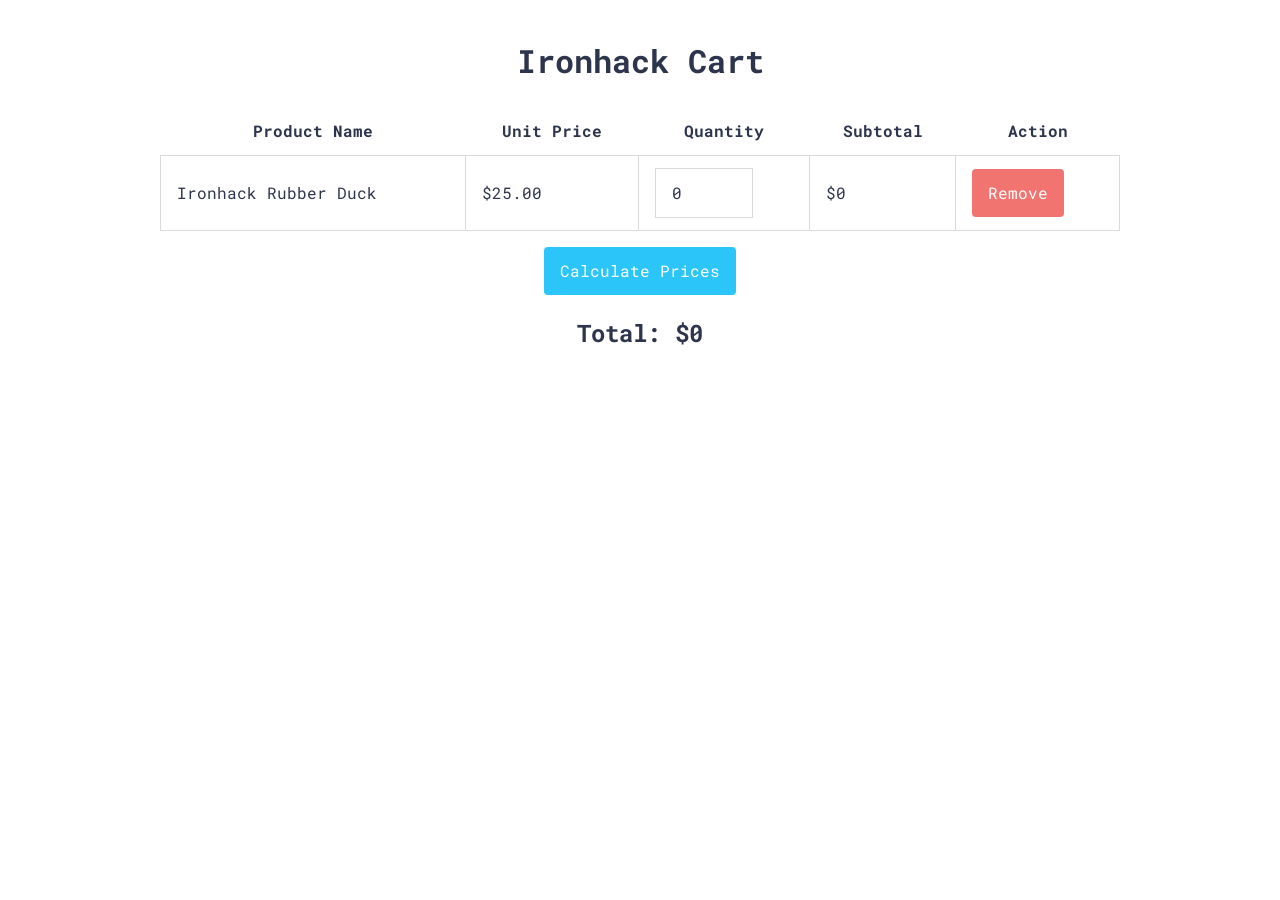
<file: lab-dom-ironhack-cart/index.html>
<!DOCTYPE html>
<html lang="en">
  <head>
    <meta charset="utf-8" />
    <meta name="viewport" content="width=device-width" />
    <link rel="stylesheet" href="./css/style.css" />
    <title>Ironhack Cart</title>
  </head>
  <body>
    <h1>Ironhack Cart</h1>
    <table id="cart">
      <thead>
        <tr>
          <th>Product Name</th>
          <th>Unit Price</th>
          <th>Quantity</th>
          <th>Subtotal</th>
          <th>Action</th>
        </tr>
      </thead>
      <tbody>
        <tr class="product">
          <td class="name">
            <span>Ironhack Rubber Duck</span>
          </td>
          <td class="price">$<span>25.00</span></td>
          <td class="quantity">
            <input type="number" value="0" min="0" placeholder="Quantity" />
          </td>
          <td class="subtotal">$<span>0</span></td>
          <td class="action">
            <button class="btn btn-remove">Remove</button>
          </td>
        </tr>
        <!-- Iteration 2: Add more products here -->
      </tbody>
      <tfoot>
        <!-- <tr class="create-product">
          <td>
            <input type="text" placeholder="Product Name" />
          </td>
          <td>
            <input type="number" min="0" value="0" placeholder="Product Price" />
          </td>
          <td></td>
          <td></td>
          <td>
            <button id="create" class="btn">Create Product</button>
          </td>
        </tr> -->
      </tfoot>
    </table>
    <p class="calculate-total">
      <button id="calculate" class="btn btn-success">Calculate Prices</button>
    </p>
    <h2 id="total-value">Total: $<span>0</span></h2>
    <script type="text/javascript" src="./src/index.js"></script>
  </body>
</html>
</file>
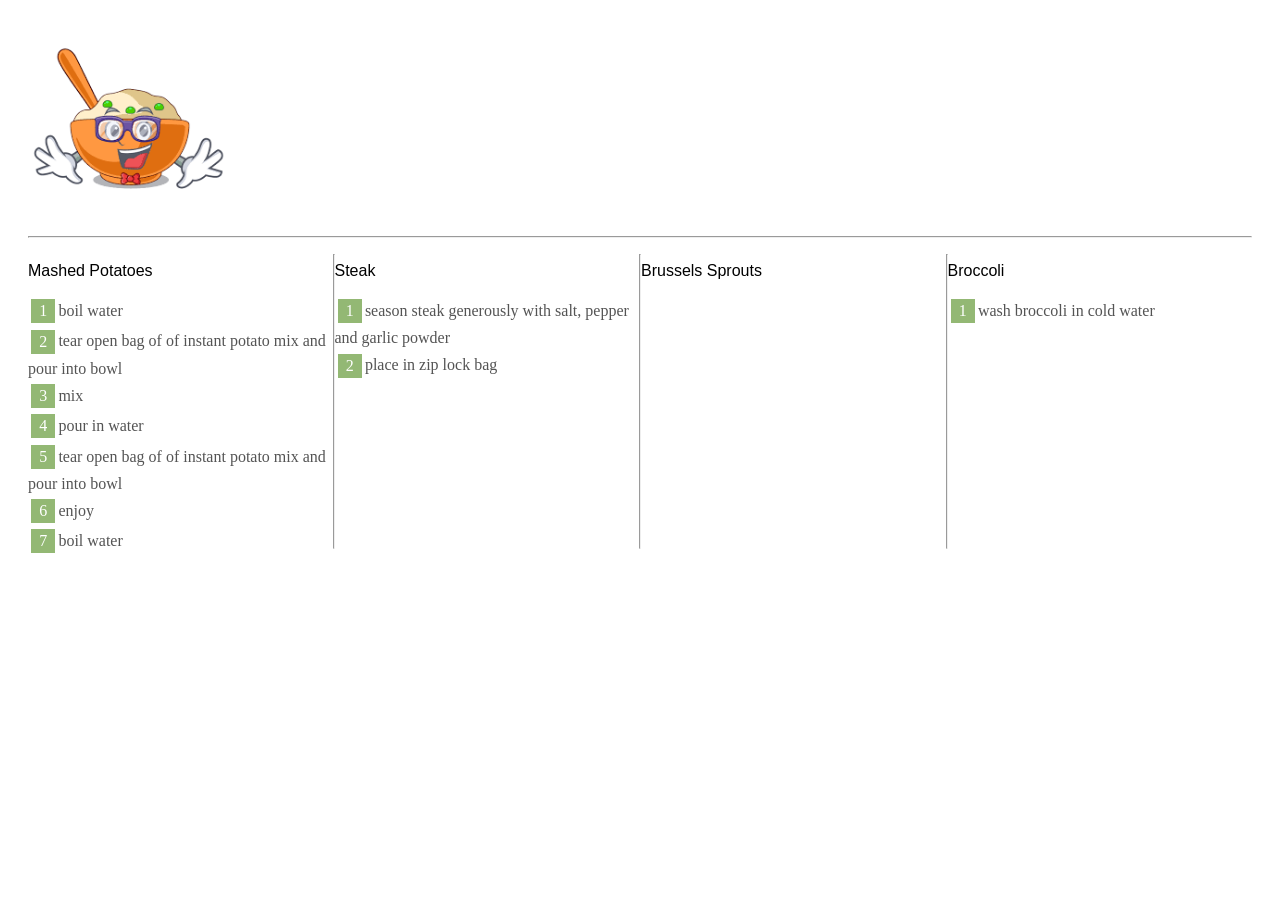
<file: lab-es6-promises/index.html>
<!DOCTYPE html>
<html class="no-js">
  <head>
    <meta charset="utf-8" />
    <meta http-equiv="X-UA-Compatible" content="IE=edge" />
    <title>Promise me a dinner</title>
    <meta name="viewport" content="width=device-width, initial-scale=1" />
    <link rel="stylesheet" href="stylesheets/style.css" />
  </head>
  <body>
    <section id="images">
      <div>
        <img src="images/mashed-potatoes.jpg" id="mashedPotatoesImg" hidden />
      </div>
      <div>
        <img src="images/steak.jpg" id="steakImg" hidden />
      </div>
      <div>
        <img src="images/brussels-sprouts.jpg" id="brusselsSproutsImg" hidden />
      </div>
      <div>  
        <img src="images/broccoli.jpg" id="broccoliImg" hidden />
      </div>        
    </section>
    <hr />
    <section id="steps">
      <ol id="mashedPotatoes">
        <label>Mashed Potatoes</label>
      </ol>

      <hr />

      <ol id="steak">
        <label>Steak</label>
      </ol>

      <hr />

      <ol id="brusselsSprouts">
        <label>Brussels Sprouts</label>
      </ol>

      <hr />

      <ol id="broccoli">
        <label>Broccoli</label>
      </ol>
    </section>
    <!-- Below files are loading in order. Do not change the code below! -->
    <script src="javascript/data.js"></script>
    <script src="javascript/getInstruction.js"></script>
    <script src="javascript/obtainInstruction.js"></script>
    <script src="javascript/index.js"></script>
  </body>
</html>
</file>
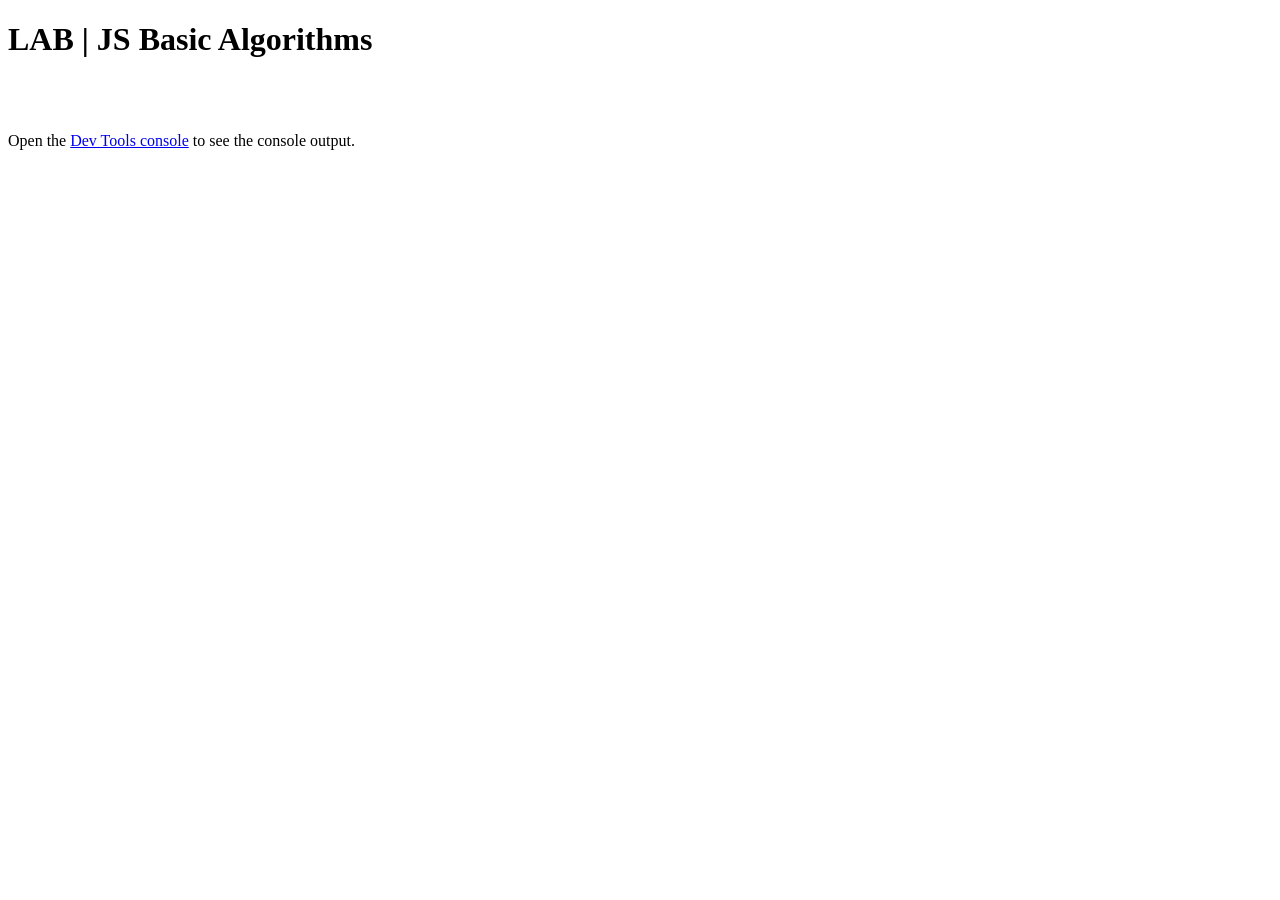
<file: lab-javascript-basic-algorithms/index.html>
<!DOCTYPE html>
<html lang="en">
<head>
    <meta charset="UTF-8">
    <meta name="viewport" content="width=device-width, initial-scale=1.0">
    <title>LAB | JS Basic Algorithms</title>
</head>
<body>
    <h1>LAB | JS Basic Algorithms</h1>
    <br />
    <br />
    <p> Open the <a href="https://developer.chrome.com/docs/devtools/open/">Dev Tools console</a> to see the console output.</p>

    <script src="index.js"></script>
</body>
</html>
</file>
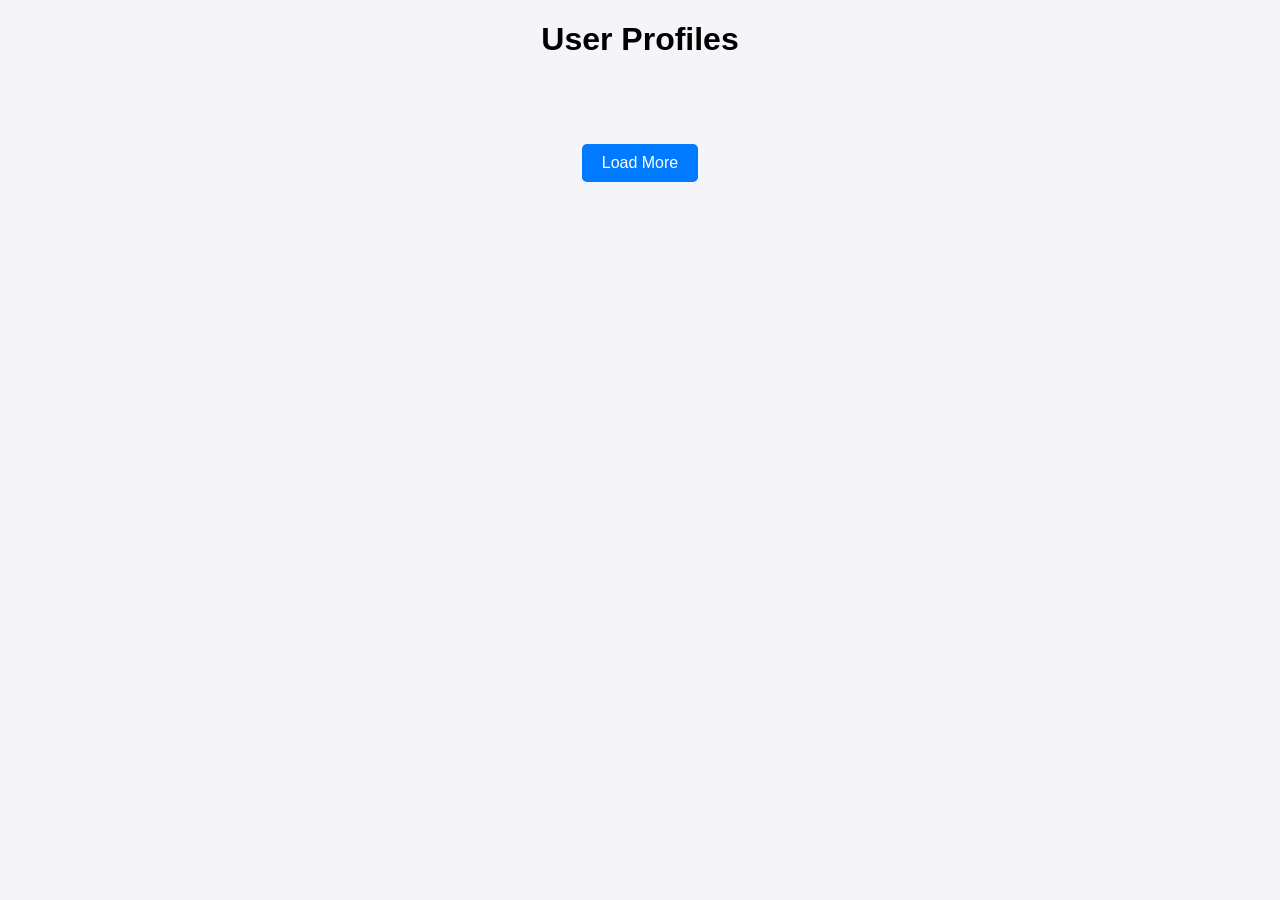
<file: lab_recap-from-vanilla-to-react/index.htm>
<!DOCTYPE html>
<html lang="en">
  <head>
    <meta charset="UTF-8" />
    <meta name="viewport" content="width=device-width, initial-scale=1.0" />
    <title>User Profiles</title>
    <link rel="stylesheet" href="style.css" />
  </head>
  <body>
    <header>
      <h1>User Profiles</h1>
    </header>
    <main>
      <div id="user-list-container">
        <!-- Users will be added here by JavaScript -->
      </div>
      <button id="load-more-btn">Load More</button>
    </main>
    <script src="app.js"></script>
  </body>
</html>
</file>
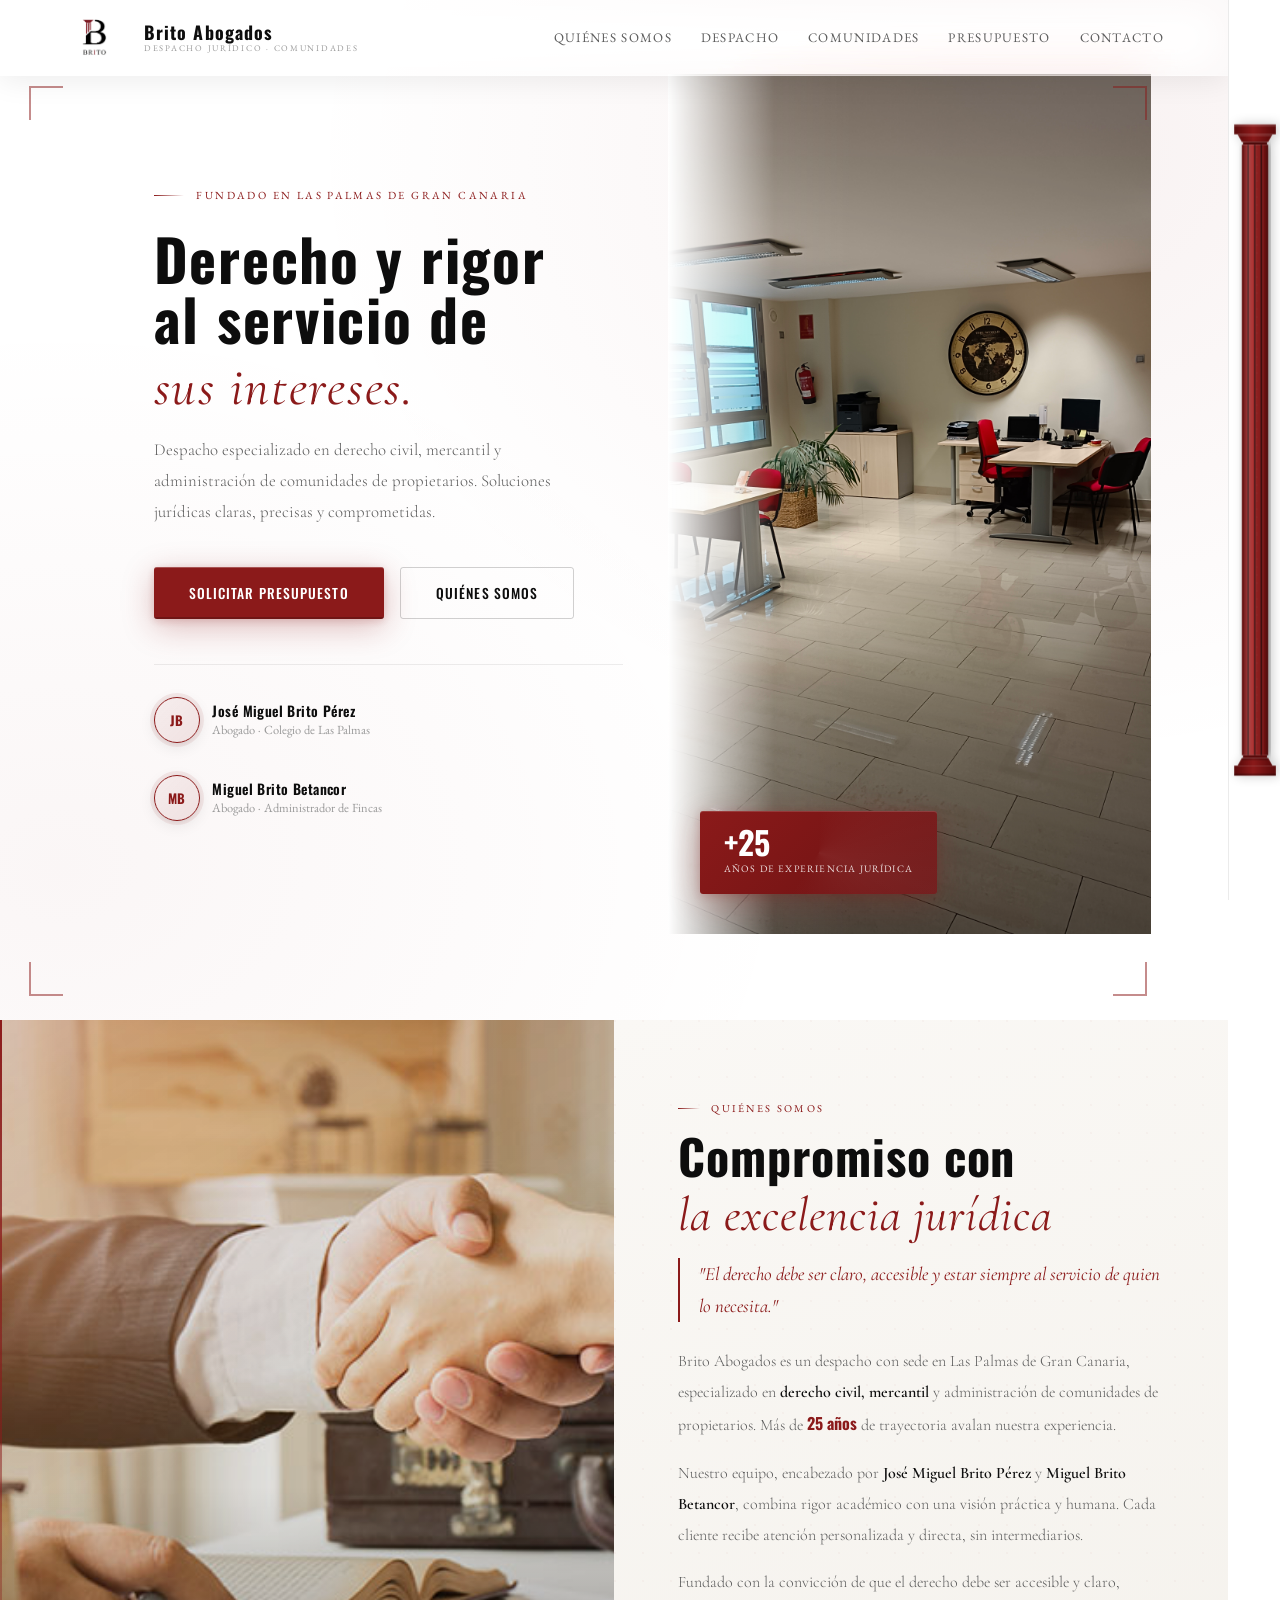
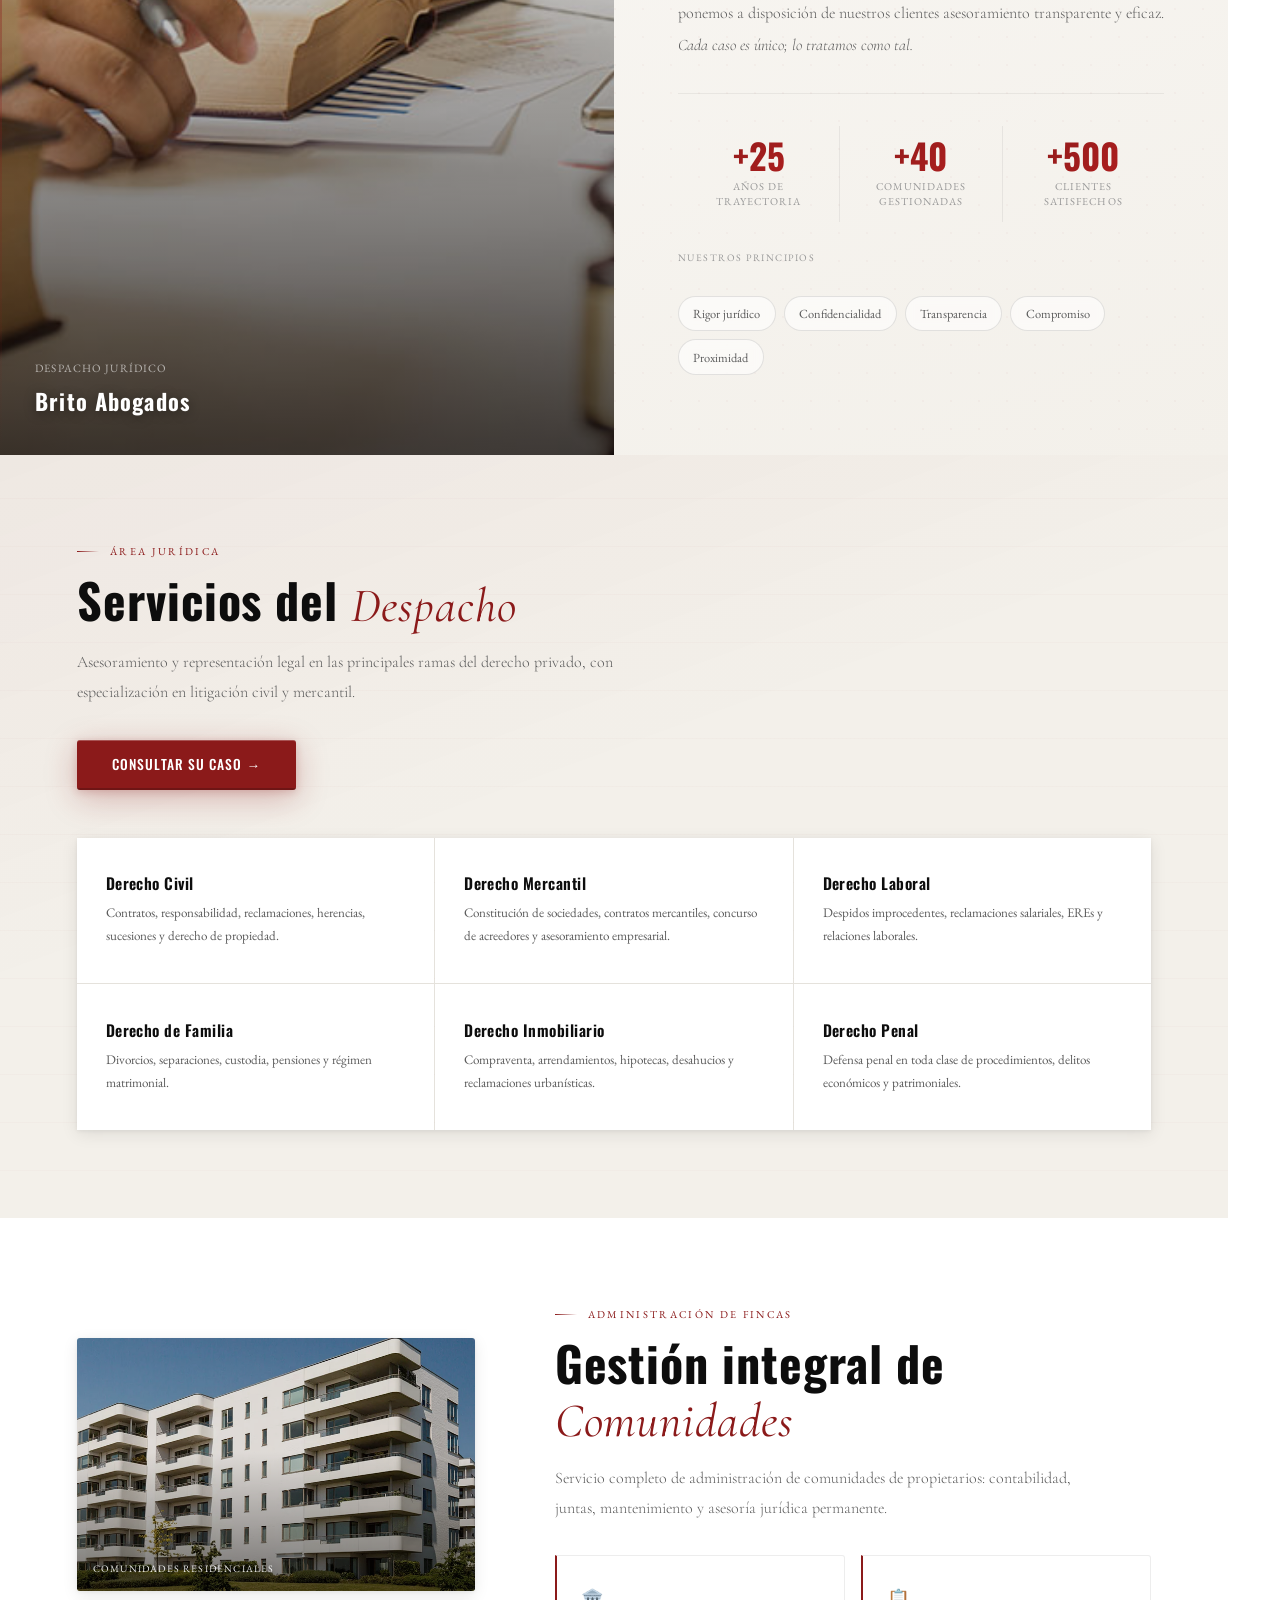
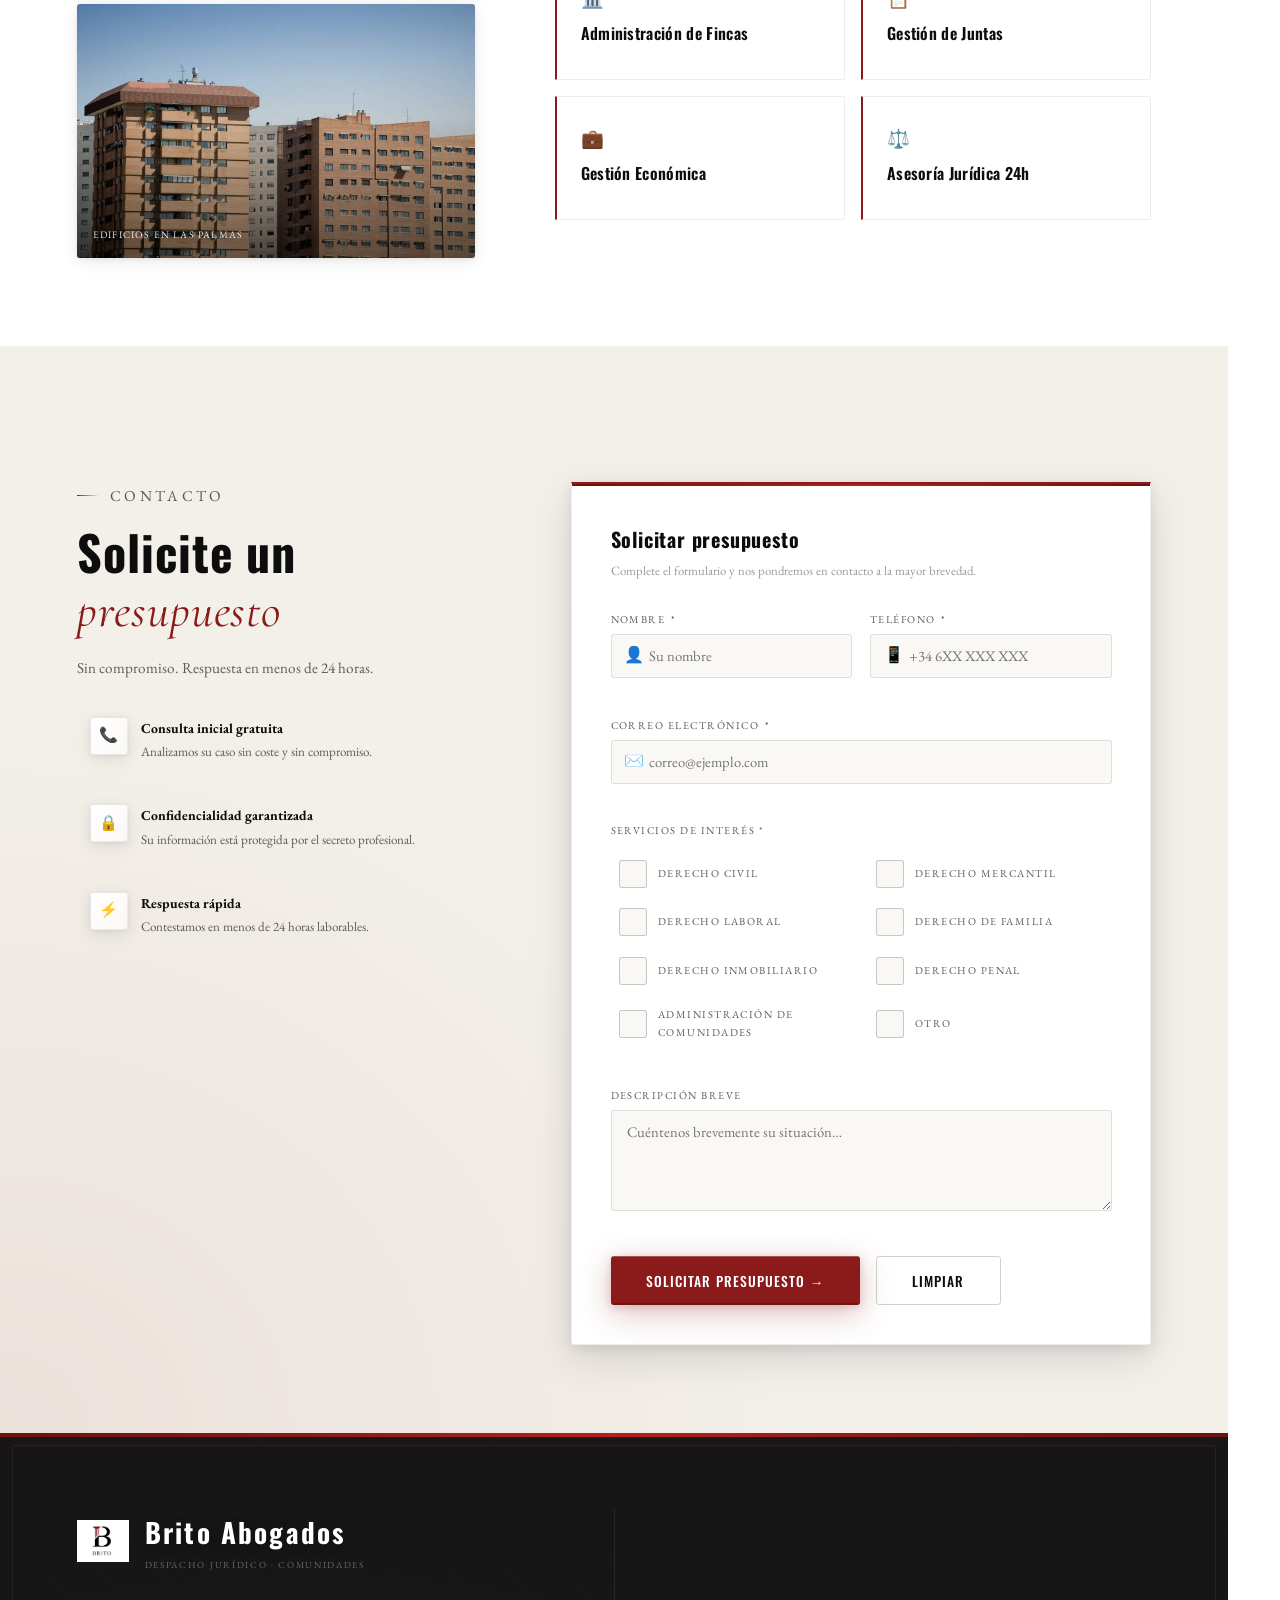
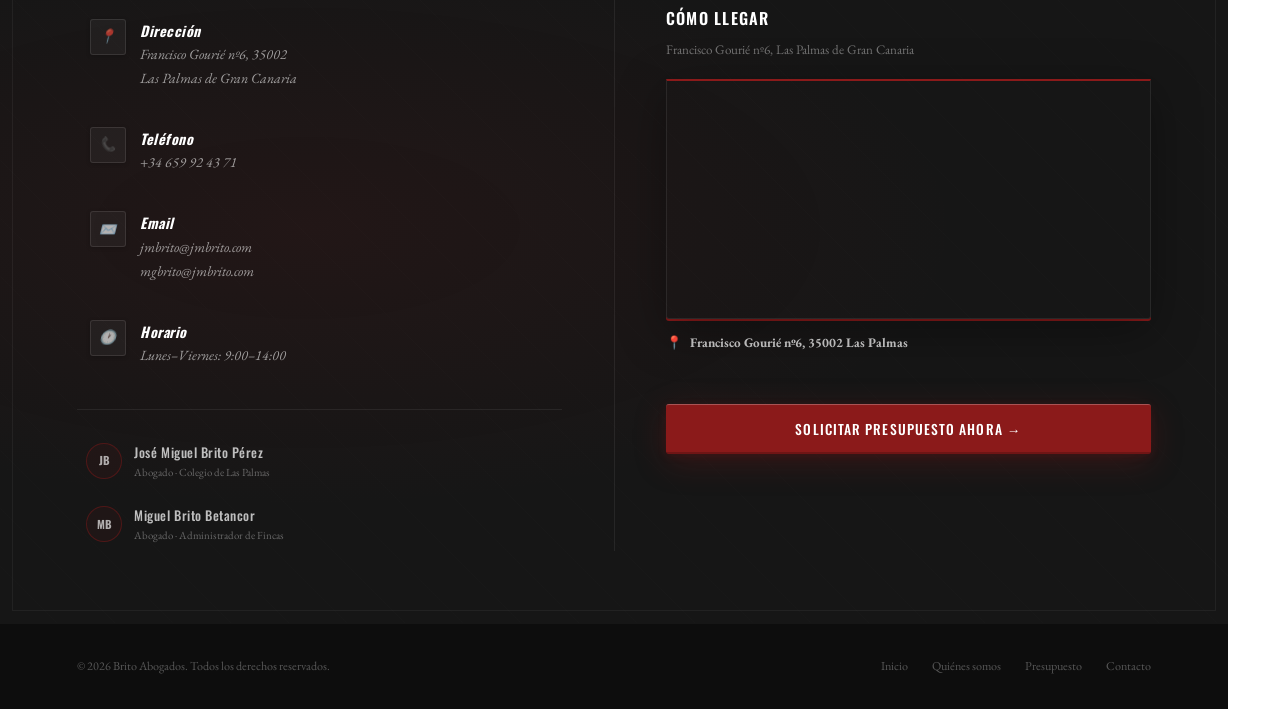
<file: Responsive-Website-Aday/index.html>
<!DOCTYPE html>
<html lang="es">
<head>
  <meta charset="UTF-8"/>
  <meta name="viewport" content="width=device-width, initial-scale=1.0"/>
  <meta name="description" content="Brito Abogados — Despacho jurídico especializado en derecho civil, mercantil y administración de comunidades de propietarios en Las Palmas de Gran Canaria."/>
  <meta name="theme-color" content="#8B1A1A"/>
  <title>Brito Abogados — Despacho Jurídico &amp; Administración de Comunidades</title>
 
  <link rel="preconnect" href="https://fonts.googleapis.com"/>
  <link href="https://fonts.googleapis.com/css2?family=Oswald:wght@300;400;500;600;700&family=Cormorant+Garamond:ital,wght@0,300;0,400;0,600;1,300;1,400&family=EB+Garamond:ital,wght@0,400;0,500;1,400&display=swap" rel="stylesheet"/>
  <link rel="stylesheet" href="style.css"/>
</head>
<body>
 
  <a href="#main-content" class="skip-link">Saltar al contenido principal</a>
 
  <div id="panelOverlay" aria-hidden="true"></div>
 
  <!-- COLUMNA GRIEGA -->
  <div id="colBar"
       role="button"
       tabindex="0"
       aria-expanded="false"
       aria-controls="sidePanel"
       aria-label="Abrir menú de navegación">
    <span class="close-icon" aria-hidden="true">✕</span>
    <svg viewBox="0 0 40 600" xmlns="http://www.w3.org/2000/svg"
         aria-hidden="true" focusable="false"
         preserveAspectRatio="xMidYMid meet">
      <defs>
        <linearGradient id="fusteG" x1="0%" y1="0%" x2="100%" y2="0%">
          <stop offset="0%"   stop-color="#5a0a0a"/>
          <stop offset="20%"  stop-color="#8B1A1A"/>
          <stop offset="40%"  stop-color="#a82020"/>
          <stop offset="55%"  stop-color="#8B1A1A"/>
          <stop offset="80%"  stop-color="#7a1515"/>
          <stop offset="100%" stop-color="#4a0808"/>
        </linearGradient>
        <linearGradient id="capitG" x1="0%" y1="0%" x2="100%" y2="0%">
          <stop offset="0%"   stop-color="#5a0a0a"/>
          <stop offset="45%"  stop-color="#8B1A1A"/>
          <stop offset="100%" stop-color="#5a0a0a"/>
        </linearGradient>
        <filter id="fs"><feDropShadow dx="2" dy="0" stdDeviation="3" flood-opacity="0.35"/></filter>
        <linearGradient id="specG" x1="0%" y1="0%" x2="100%" y2="0%">
          <stop offset="0%"   stop-color="white" stop-opacity="0"/>
          <stop offset="28%"  stop-color="white" stop-opacity="0.18"/>
          <stop offset="50%"  stop-color="white" stop-opacity="0.05"/>
          <stop offset="100%" stop-color="white" stop-opacity="0"/>
        </linearGradient>
      </defs>
      <rect x="1"  y="4"  width="38" height="9"  fill="url(#capitG)"/>
      <rect x="1"  y="4"  width="38" height="2"  fill="rgba(255,255,255,0.15)"/>
      <polygon points="4,13  36,13  32,20  8,20"  fill="url(#capitG)"/>
      <polygon points="4,13  36,13  35,15  5,15"  fill="rgba(255,255,255,0.1)"/>
      <rect x="9"  y="20" width="22" height="2.5" fill="#5a0a0a"/>
      <rect x="8" y="22.5" width="24" height="555" fill="url(#fusteG)" filter="url(#fs)"/>
      <rect x="13" y="22.5" width="1.5" height="555" fill="rgba(0,0,0,0.55)"/>
      <rect x="19" y="22.5" width="1.5" height="555" fill="rgba(0,0,0,0.50)"/>
      <rect x="25" y="22.5" width="1.5" height="555" fill="rgba(0,0,0,0.55)"/>
      <rect x="8"  y="22.5" width="24" height="555" fill="url(#specG)"/>
      <rect x="9"  y="577.5" width="22" height="2.5" fill="#5a0a0a"/>
      <polygon points="8,580  32,580  36,587  4,587"  fill="url(#capitG)"/>
      <polygon points="8,580  32,580  32,582  8,582"  fill="rgba(0,0,0,0.2)"/>
      <rect x="1"  y="587" width="38" height="9"  fill="url(#capitG)"/>
      <rect x="1"  y="594" width="38" height="2"  fill="rgba(0,0,0,0.25)"/>
    </svg>
  </div>
 
  <!-- SIDE PANEL — sin elipses, panel ocupa todo el alto -->
  <nav id="sidePanel"
       role="navigation"
       aria-label="Menú lateral"
       aria-hidden="true">
    <div class="sp-inner">
      <div class="sp-head">
        <span class="sp-logo">Brito<span>.</span> Abogados</span>
      </div>
      <div class="sp-nav">
        <span class="sp-lbl">Navegación</span>
        <a href="#hero"     class="sp-link"><span class="ar" aria-hidden="true">›</span> Inicio</a>
        <a href="#quienes"  class="sp-link"><span class="ar" aria-hidden="true">›</span> Quiénes somos</a>
 
        <span class="sp-lbl">Servicios — Despacho</span>
        <a href="#servicios-despacho" class="sp-link"><span class="ar" aria-hidden="true">›</span> Derecho Civil</a>
        <a href="#servicios-despacho" class="sp-link"><span class="ar" aria-hidden="true">›</span> Derecho Mercantil</a>
        <a href="#servicios-despacho" class="sp-link"><span class="ar" aria-hidden="true">›</span> Derecho Laboral</a>
        <a href="#servicios-despacho" class="sp-link"><span class="ar" aria-hidden="true">›</span> Derecho de Familia</a>
        <a href="#servicios-despacho" class="sp-link"><span class="ar" aria-hidden="true">›</span> Derecho Inmobiliario</a>
        <a href="#servicios-despacho" class="sp-link"><span class="ar" aria-hidden="true">›</span> Derecho Penal</a>
 
        <span class="sp-lbl">Servicios — Comunidades</span>
        <a href="#servicios-comunidades" class="sp-link"><span class="ar" aria-hidden="true">›</span> Administración de Fincas</a>
        <a href="#servicios-comunidades" class="sp-link"><span class="ar" aria-hidden="true">›</span> Gestión de Juntas</a>
        <a href="#servicios-comunidades" class="sp-link"><span class="ar" aria-hidden="true">›</span> Gestión Económica</a>
        <a href="#servicios-comunidades" class="sp-link"><span class="ar" aria-hidden="true">›</span> Asesoría Jurídica 24h</a>
        <a href="#presupuesto"           class="sp-link"><span class="ar" aria-hidden="true">›</span> Solicitar presupuesto</a>
 
        <span class="sp-lbl">Contacto</span>
        <a href="#contacto"              class="sp-link"><span class="ar" aria-hidden="true">›</span> Dónde estamos</a>
        <a href="tel:+34659924371"        class="sp-link"><span class="ar" aria-hidden="true">›</span> +34 659 92 43 71</a>
        <a href="mailto:jmbrito@jmbrito.com" class="sp-link"><span class="ar" aria-hidden="true">›</span> jmbrito@jmbrito.com</a>
      </div>
      <div class="sp-foot">
        <p><strong>Brito Abogados</strong>Francisco Gourié nº6<br/>35002 Las Palmas de Gran Canaria</p>
      </div>
    </div>
  </nav>
 
  <!-- NAVBAR -->
  <header role="banner">
    <nav class="navbar" id="navbar" aria-label="Navegación principal">
      <a href="#hero" class="nav-logo" aria-label="Brito Abogados — Inicio">
        <div class="lbw" aria-hidden="true">
          <img src="fotos/logotipo.png" alt="Logo Brito Abogados" width="64" height="52" loading="eager"/>
        </div>
        <div class="nlt">
          <span class="nln">Brito Abogados</span>
          <span class="nls">Despacho Jurídico · Comunidades</span>
        </div>
      </a>
      <ul class="navl" role="list">
        <li><a href="#quienes">Quiénes somos</a></li>
        <li><a href="#servicios-despacho">Despacho</a></li>
        <li><a href="#servicios-comunidades">Comunidades</a></li>
        <li><a href="#presupuesto">Presupuesto</a></li>
        <li><a href="#contacto">Contacto</a></li>
      </ul>
      <button class="burger" id="burgerBtn"
              aria-label="Abrir menú" aria-expanded="false" aria-controls="mobileMenu">
        <span class="burger-bar"></span>
        <span class="burger-bar"></span>
        <span class="burger-bar"></span>
      </button>
    </nav>
 
    <div id="mobileMenu" class="mobile-menu" aria-hidden="true" role="dialog" aria-label="Menú móvil">
      <ul role="list">
        <li><a href="#hero"                  class="mm-link">Inicio</a></li>
        <li><a href="#quienes"               class="mm-link">Quiénes somos</a></li>
        <li><a href="#servicios-despacho"    class="mm-link">Despacho</a></li>
        <li><a href="#servicios-comunidades" class="mm-link">Comunidades</a></li>
        <li><a href="#presupuesto"           class="mm-link">Presupuesto</a></li>
        <li><a href="#contacto"              class="mm-link">Contacto</a></li>
      </ul>
      <a href="#presupuesto" class="btn-r mm-cta">Solicitar presupuesto</a>
    </div>
  </header>
 
  <main id="main-content">
 
    <!-- HERO -->
    <section id="hero" class="hero" aria-labelledby="hero-heading">
      <div class="crn ctlx" aria-hidden="true"></div>
      <div class="crn ctrx" aria-hidden="true"></div>
      <div class="crn cblx" aria-hidden="true"></div>
      <div class="crn cbrx" aria-hidden="true"></div>
      <div class="hl">
        <p class="heb">Fundado en Las Palmas de Gran Canaria</p>
        <h1 class="htt" id="hero-heading">
          Derecho y rigor<br/>al servicio de<br/><em>sus intereses.</em>
        </h1>
        <p class="hsb">Despacho especializado en derecho civil, mercantil y administración de comunidades de propietarios. Soluciones jurídicas claras, precisas y comprometidas.</p>
        <div class="hca">
          <a href="#presupuesto" class="btn-r">Solicitar presupuesto</a>
          <a href="#quienes"     class="btn-n">Quiénes somos</a>
        </div>
        <div class="hfirm">
          <div class="fi">
            <div class="fini" aria-hidden="true">JB</div>
            <div class="fd">
              <strong>José Miguel Brito Pérez</strong>
              <span>Abogado · Colegio de Las Palmas</span>
            </div>
          </div>
          <div class="fi">
            <div class="fini" aria-hidden="true">MB</div>
            <div class="fd">
              <strong>Miguel Brito Betancor</strong>
              <span>Abogado · Administrador de Fincas</span>
            </div>
          </div>
        </div>
      </div>
      <div class="hr" aria-hidden="true">
        <img class="hr-img" src="fotos/IMG_20240603_085347.jpg" alt="" loading="eager" width="800" height="600"/>
        <div class="hr-ov"></div>
        <div class="hr-badge">
          <div class="hr-bn">+25</div>
          <div class="hr-bt">años de experiencia jurídica</div>
        </div>
      </div>
    </section>
 
    <!-- QUIÉNES SOMOS -->
    <section id="quienes" aria-labelledby="quienes-heading" style="padding:0;">
      <div class="qg">
        <div class="qfoto">
          <img src="fotos/abogados-en-santander-acuerdo.jpg"
               alt="Reunión profesional en despacho de abogados"
               loading="lazy" width="600" height="700"/>
          <div class="qfoto-ov"   aria-hidden="true"></div>
          <div class="qfoto-line" aria-hidden="true"></div>
          <div class="qfoto-cap">
            <p>Despacho Jurídico</p>
            <h3>Brito Abogados</h3>
          </div>
        </div>
        <div class="qtxt">
          <p class="slbl">Quiénes somos</p>
          <h2 class="sttl reveal" id="quienes-heading">Compromiso con<br/><em>la excelencia jurídica</em></h2>
          <p class="qcita reveal">"El derecho debe ser claro, accesible y estar siempre al servicio de quien lo necesita."</p>
          <div class="qb reveal">
            <p>Brito Abogados es un despacho con sede en Las Palmas de Gran Canaria, especializado en <strong>derecho civil, mercantil</strong> y administración de comunidades de propietarios. Más de <span class="qi">25 años</span> de trayectoria avalan nuestra experiencia.</p>
            <p>Nuestro equipo, encabezado por <strong>José Miguel Brito Pérez</strong> y <strong>Miguel Brito Betancor</strong>, combina rigor académico con una visión práctica y humana. Cada cliente recibe atención personalizada y directa, sin intermediarios.</p>
            <p>Fundado con la convicción de que el derecho debe ser accesible y claro, ponemos a disposición de nuestros clientes asesoramiento transparente y eficaz. <em>Cada caso es único; lo tratamos como tal.</em></p>
          </div>
          <div class="qpil reveal" aria-label="Estadísticas del despacho">
            <div class="pil"><div class="piln" aria-label="Más de 25">+25</div><div class="pilt">Años de<br/>trayectoria</div></div>
            <div class="pil"><div class="piln" aria-label="Más de 40">+40</div><div class="pilt">Comunidades<br/>gestionadas</div></div>
            <div class="pil"><div class="piln" aria-label="Más de 500">+500</div><div class="pilt">Clientes<br/>satisfechos</div></div>
          </div>
          <div style="margin-top:1.8rem;" class="reveal">
            <span class="vtl">Nuestros principios</span>
            <ul class="vtags" role="list" aria-label="Valores del despacho">
              <li class="vtag">Rigor jurídico</li>
              <li class="vtag">Confidencialidad</li>
              <li class="vtag">Transparencia</li>
              <li class="vtag">Compromiso</li>
              <li class="vtag">Proximidad</li>
            </ul>
          </div>
        </div>
      </div>
    </section>
 
    <!-- SERVICIOS DESPACHO -->
    <section id="servicios-despacho" aria-labelledby="despacho-heading">
      <div class="sdh">
        <div class="reveal-left">
          <p class="slbl">Área jurídica</p>
          <h2 class="sttl" id="despacho-heading">Servicios del <em>Despacho</em></h2>
          <p class="ssub">Asesoramiento y representación legal en las principales ramas del derecho privado, con especialización en litigación civil y mercantil.</p>
          <div style="margin-top:2rem;"><a href="#contacto" class="btn-r">Consultar su caso →</a></div>
        </div>
      </div>
      <div class="sdg" role="list">
        <article class="sdc reveal" role="listitem"><h3>Derecho Civil</h3><p>Contratos, responsabilidad, reclamaciones, herencias, sucesiones y derecho de propiedad.</p></article>
        <article class="sdc reveal" role="listitem"><h3>Derecho Mercantil</h3><p>Constitución de sociedades, contratos mercantiles, concurso de acreedores y asesoramiento empresarial.</p></article>
        <article class="sdc reveal" role="listitem"><h3>Derecho Laboral</h3><p>Despidos improcedentes, reclamaciones salariales, EREs y relaciones laborales.</p></article>
        <article class="sdc reveal" role="listitem"><h3>Derecho de Familia</h3><p>Divorcios, separaciones, custodia, pensiones y régimen matrimonial.</p></article>
        <article class="sdc reveal" role="listitem"><h3>Derecho Inmobiliario</h3><p>Compraventa, arrendamientos, hipotecas, desahucios y reclamaciones urbanísticas.</p></article>
        <article class="sdc reveal" role="listitem"><h3>Derecho Penal</h3><p>Defensa penal en toda clase de procedimientos, delitos económicos y patrimoniales.</p></article>
      </div>
    </section>
 
    <!-- SERVICIOS COMUNIDADES — etiquetas actualizadas por el usuario -->
    <section id="servicios-comunidades" aria-labelledby="comunidades-heading">
      <div class="scl">
        <div class="scfotos" aria-hidden="true">
          <div class="scf">
            <img src="fotos/ahorro_comunidad-1.webp" alt="" loading="lazy" width="400" height="260"/>
            <div class="scf-ov"></div>
            <span class="scf-lbl">Comunidades Residenciales</span>
          </div>
          <div class="scf">
            <img src="fotos/f.elconfidencial.com_original_ea4_d59_f13_ea4d59f131e15e350b6a783eb888da0d.jpg"
                 alt="" loading="lazy" width="400" height="260"/>
            <div class="scf-ov"></div>
            <span class="scf-lbl">Edificios en Las Palmas</span>
          </div>
        </div>
        <div>
          <p class="slbl">Administración de fincas</p>
          <h2 class="sttl reveal" id="comunidades-heading">Gestión integral de <em>Comunidades</em></h2>
          <p class="ssub reveal">Servicio completo de administración de comunidades de propietarios: contabilidad, juntas, mantenimiento y asesoría jurídica permanente.</p>
          <div class="scg reveal" role="list">
            <article class="scc" role="listitem" tabindex="0"><div class="scc-ico" aria-hidden="true">🏛️</div><h3>Administración de Fincas</h3><p class="scc-d">Gestión integral del inmueble: presupuestos, contratación de servicios y seguimiento de incidencias.</p></article>
            <article class="scc" role="listitem" tabindex="0"><div class="scc-ico" aria-hidden="true">📋</div><h3>Gestión de Juntas</h3><p class="scc-d">Convocatoria, celebración y redacción de actas de juntas ordinarias y extraordinarias.</p></article>
            <article class="scc" role="listitem" tabindex="0"><div class="scc-ico" aria-hidden="true">💼</div><h3>Gestión Económica</h3><p class="scc-d">Control presupuestario, contabilidad, cobro de cuotas y gestión de morosos.</p></article>
            <article class="scc" role="listitem" tabindex="0"><div class="scc-ico" aria-hidden="true">⚖️</div><h3>Asesoría Jurídica 24h</h3><p class="scc-d">Respuesta inmediata a incidencias legales y representación judicial de la comunidad.</p></article>
          </div>
        </div>
      </div>
    </section>
 
    <!-- PRESUPUESTO -->
    <section id="presupuesto" aria-labelledby="presupuesto-heading">
      <div class="fw">
        <div class="fi2">
          <p class="slbl">Contacto</p>
          <h2 class="sttl reveal" id="presupuesto-heading">Solicite un <em>presupuesto</em></h2>
          <p class="reveal">Sin compromiso. Respuesta en menos de 24 horas.</p>
          <div class="fitems reveal" aria-label="Ventajas del presupuesto">
            <div class="fitem">
              <div class="fico2" aria-hidden="true">📞</div>
              <div class="fitxt"><strong>Consulta inicial gratuita</strong>Analizamos su caso sin coste y sin compromiso.</div>
            </div>
            <div class="fitem">
              <div class="fico2" aria-hidden="true">🔒</div>
              <div class="fitxt"><strong>Confidencialidad garantizada</strong>Su información está protegida por el secreto profesional.</div>
            </div>
            <div class="fitem">
              <div class="fico2" aria-hidden="true">⚡</div>
              <div class="fitxt"><strong>Respuesta rápida</strong>Contestamos en menos de 24 horas laborables.</div>
            </div>
          </div>
        </div>
 
        <div class="fcard reveal">
          <h3 class="fttl">Solicitar presupuesto</h3>
          <p class="fsub">Complete el formulario y nos pondremos en contacto a la mayor brevedad.</p>
 
          <div id="fcnt">
            <form id="budgetForm" novalidate aria-label="Formulario de presupuesto">
              <div class="fgrid">
 
                <div class="fg">
                  <label for="fname">Nombre <span class="rq" aria-label="obligatorio">*</span></label>
                  <div class="iw">
                    <span class="ii" aria-hidden="true">👤</span>
                    <input type="text" id="fname" name="nombre" autocomplete="given-name" required aria-required="true" placeholder="Su nombre"/>
                  </div>
                  <span class="ferr" role="alert" aria-live="polite" id="fname-err"></span>
                </div>
 
                <div class="fg">
                  <label for="ftel">Teléfono <span class="rq" aria-label="obligatorio">*</span></label>
                  <div class="iw">
                    <span class="ii" aria-hidden="true">📱</span>
                    <input type="tel" id="ftel" name="telefono" autocomplete="tel" required aria-required="true" placeholder="+34 6XX XXX XXX"/>
                  </div>
                  <span class="ferr" role="alert" aria-live="polite" id="ftel-err"></span>
                </div>
 
                <div class="fg full">
                  <label for="femail">Correo electrónico <span class="rq" aria-label="obligatorio">*</span></label>
                  <div class="iw">
                    <span class="ii" aria-hidden="true">✉️</span>
                    <input type="email" id="femail" name="email" autocomplete="email" required aria-required="true" placeholder="correo@ejemplo.com"/>
                  </div>
                  <span class="ferr" role="alert" aria-live="polite" id="femail-err"></span>
                </div>
 
                <!-- ── SERVICIOS: checkbox custom con logo B ── -->
                <fieldset class="fg full fg-fieldset">
                  <legend>Servicios de interés <span class="rq" aria-label="obligatorio">*</span></legend>
                  <div class="fcheck-group" role="group" aria-required="true">
 
                    <label class="fcheck-label">
                      <input type="checkbox" name="servicios" value="Derecho Civil"/>
                      <span class="fcheck-box" aria-hidden="true">
                        <!-- Logo B simplificado (columna + B) -->
                        <svg class="fcheck-logo" viewBox="0 0 32 40" xmlns="http://www.w3.org/2000/svg" focusable="false">
                          <line x1="9" y1="2" x2="9" y2="38" stroke-width="3" stroke-linecap="round"/>
                          <path d="M9 2 H20 Q27 2 27 10 Q27 18 9 18" stroke-width="2.2" stroke-linecap="round" stroke-linejoin="round" fill="none"/>
                          <path d="M9 18 H21 Q29 18 29 28 Q29 38 9 38" stroke-width="2.2" stroke-linecap="round" stroke-linejoin="round" fill="none"/>
                        </svg>
                      </span>
                      <span>Derecho Civil</span>
                    </label>
 
                    <label class="fcheck-label">
                      <input type="checkbox" name="servicios" value="Derecho Mercantil"/>
                      <span class="fcheck-box" aria-hidden="true">
                        <svg class="fcheck-logo" viewBox="0 0 32 40" xmlns="http://www.w3.org/2000/svg" focusable="false">
                          <line x1="9" y1="2" x2="9" y2="38" stroke-width="3" stroke-linecap="round"/>
                          <path d="M9 2 H20 Q27 2 27 10 Q27 18 9 18" stroke-width="2.2" stroke-linecap="round" stroke-linejoin="round" fill="none"/>
                          <path d="M9 18 H21 Q29 18 29 28 Q29 38 9 38" stroke-width="2.2" stroke-linecap="round" stroke-linejoin="round" fill="none"/>
                        </svg>
                      </span>
                      <span>Derecho Mercantil</span>
                    </label>
 
                    <label class="fcheck-label">
                      <input type="checkbox" name="servicios" value="Derecho Laboral"/>
                      <span class="fcheck-box" aria-hidden="true">
                        <svg class="fcheck-logo" viewBox="0 0 32 40" xmlns="http://www.w3.org/2000/svg" focusable="false">
                          <line x1="9" y1="2" x2="9" y2="38" stroke-width="3" stroke-linecap="round"/>
                          <path d="M9 2 H20 Q27 2 27 10 Q27 18 9 18" stroke-width="2.2" stroke-linecap="round" stroke-linejoin="round" fill="none"/>
                          <path d="M9 18 H21 Q29 18 29 28 Q29 38 9 38" stroke-width="2.2" stroke-linecap="round" stroke-linejoin="round" fill="none"/>
                        </svg>
                      </span>
                      <span>Derecho Laboral</span>
                    </label>
 
                    <label class="fcheck-label">
                      <input type="checkbox" name="servicios" value="Derecho de Familia"/>
                      <span class="fcheck-box" aria-hidden="true">
                        <svg class="fcheck-logo" viewBox="0 0 32 40" xmlns="http://www.w3.org/2000/svg" focusable="false">
                          <line x1="9" y1="2" x2="9" y2="38" stroke-width="3" stroke-linecap="round"/>
                          <path d="M9 2 H20 Q27 2 27 10 Q27 18 9 18" stroke-width="2.2" stroke-linecap="round" stroke-linejoin="round" fill="none"/>
                          <path d="M9 18 H21 Q29 18 29 28 Q29 38 9 38" stroke-width="2.2" stroke-linecap="round" stroke-linejoin="round" fill="none"/>
                        </svg>
                      </span>
                      <span>Derecho de Familia</span>
                    </label>
 
                    <label class="fcheck-label">
                      <input type="checkbox" name="servicios" value="Derecho Inmobiliario"/>
                      <span class="fcheck-box" aria-hidden="true">
                        <svg class="fcheck-logo" viewBox="0 0 32 40" xmlns="http://www.w3.org/2000/svg" focusable="false">
                          <line x1="9" y1="2" x2="9" y2="38" stroke-width="3" stroke-linecap="round"/>
                          <path d="M9 2 H20 Q27 2 27 10 Q27 18 9 18" stroke-width="2.2" stroke-linecap="round" stroke-linejoin="round" fill="none"/>
                          <path d="M9 18 H21 Q29 18 29 28 Q29 38 9 38" stroke-width="2.2" stroke-linecap="round" stroke-linejoin="round" fill="none"/>
                        </svg>
                      </span>
                      <span>Derecho Inmobiliario</span>
                    </label>
 
                    <label class="fcheck-label">
                      <input type="checkbox" name="servicios" value="Derecho Penal"/>
                      <span class="fcheck-box" aria-hidden="true">
                        <svg class="fcheck-logo" viewBox="0 0 32 40" xmlns="http://www.w3.org/2000/svg" focusable="false">
                          <line x1="9" y1="2" x2="9" y2="38" stroke-width="3" stroke-linecap="round"/>
                          <path d="M9 2 H20 Q27 2 27 10 Q27 18 9 18" stroke-width="2.2" stroke-linecap="round" stroke-linejoin="round" fill="none"/>
                          <path d="M9 18 H21 Q29 18 29 28 Q29 38 9 38" stroke-width="2.2" stroke-linecap="round" stroke-linejoin="round" fill="none"/>
                        </svg>
                      </span>
                      <span>Derecho Penal</span>
                    </label>
 
                    <label class="fcheck-label">
                      <input type="checkbox" name="servicios" value="Administración de Comunidades"/>
                      <span class="fcheck-box" aria-hidden="true">
                        <svg class="fcheck-logo" viewBox="0 0 32 40" xmlns="http://www.w3.org/2000/svg" focusable="false">
                          <line x1="9" y1="2" x2="9" y2="38" stroke-width="3" stroke-linecap="round"/>
                          <path d="M9 2 H20 Q27 2 27 10 Q27 18 9 18" stroke-width="2.2" stroke-linecap="round" stroke-linejoin="round" fill="none"/>
                          <path d="M9 18 H21 Q29 18 29 28 Q29 38 9 38" stroke-width="2.2" stroke-linecap="round" stroke-linejoin="round" fill="none"/>
                        </svg>
                      </span>
                      <span>Administración de Comunidades</span>
                    </label>
 
                    <label class="fcheck-label">
                      <input type="checkbox" name="servicios" value="Otro"/>
                      <span class="fcheck-box" aria-hidden="true">
                        <svg class="fcheck-logo" viewBox="0 0 32 40" xmlns="http://www.w3.org/2000/svg" focusable="false">
                          <line x1="9" y1="2" x2="9" y2="38" stroke-width="3" stroke-linecap="round"/>
                          <path d="M9 2 H20 Q27 2 27 10 Q27 18 9 18" stroke-width="2.2" stroke-linecap="round" stroke-linejoin="round" fill="none"/>
                          <path d="M9 18 H21 Q29 18 29 28 Q29 38 9 38" stroke-width="2.2" stroke-linecap="round" stroke-linejoin="round" fill="none"/>
                        </svg>
                      </span>
                      <span>Otro</span>
                    </label>
 
                  </div>
                  <span class="ferr" role="alert" aria-live="polite" id="fserv-err"></span>
                </fieldset>
 
                <div class="fg full">
                  <label for="fmsg">Descripción breve</label>
                  <textarea id="fmsg" name="mensaje" rows="4" placeholder="Cuéntenos brevemente su situación…"></textarea>
                  <span class="ferr" id="fmsg-err"></span>
                </div>
              </div>
 
              <div style="margin-top:1.5rem; display:flex; gap:1rem; flex-wrap:wrap;">
                <button type="submit" class="btn-r" id="submitBtn">Solicitar presupuesto →</button>
                <button type="reset"  class="btn-n">Limpiar</button>
              </div>
            </form>
          </div>
 
          <div class="fok" id="fok" role="status" aria-live="polite" aria-atomic="true">
            <span class="chk" aria-hidden="true">✓</span>
            <h3>¡Solicitud recibida!</h3>
            <p>Nos pondremos en contacto con usted en menos de 24 horas laborables.</p>
          </div>
        </div>
      </div>
    </section>
 
    <!-- CONTACTO -->
    <section id="contacto" aria-labelledby="contacto-heading">
      <div class="ct-stripe" aria-hidden="true"></div>
      <div class="ct-inner">
        <div class="ct-info">
          <div class="ct-logo-row">
            <img src="fotos/logotipo.png" alt="Brito Abogados" width="52" height="42" loading="lazy"/>
            <div>
              <div class="ct-logo-name">Brito Abogados</div>
              <div class="ct-logo-sub">Despacho Jurídico · Comunidades</div>
            </div>
          </div>
          <address class="ct-datos">
            <div class="ct-dato">
              <div class="ct-ico" aria-hidden="true">📍</div>
              <div class="ct-dtxt"><strong>Dirección</strong>Francisco Gourié nº6, 35002<br/>Las Palmas de Gran Canaria</div>
            </div>
            <div class="ct-dato">
              <div class="ct-ico" aria-hidden="true">📞</div>
              <div class="ct-dtxt"><strong>Teléfono</strong><a href="tel:+34659924371">+34 659 92 43 71</a></div>
            </div>
            <div class="ct-dato">
              <div class="ct-ico" aria-hidden="true">✉️</div>
              <div class="ct-dtxt">
                <strong>Email</strong>
                <a href="mailto:jmbrito@jmbrito.com">jmbrito@jmbrito.com</a><br/>
                <a href="mailto:mgbrito@jmbrito.com">mgbrito@jmbrito.com</a>
              </div>
            </div>
            <div class="ct-dato">
              <div class="ct-ico" aria-hidden="true">🕐</div>
              <div class="ct-dtxt"><strong>Horario</strong>Lunes–Viernes: 9:00–14:00</div>
            </div>
          </address>
          <div class="ct-abogados" aria-label="Equipo de abogados">
            <div class="ct-abogado">
              <div class="ct-abi" aria-hidden="true">JB</div>
              <div><div class="ct-abn">José Miguel Brito Pérez</div><span class="ct-abs">Abogado · Colegio de Las Palmas</span></div>
            </div>
            <div class="ct-abogado">
              <div class="ct-abi" aria-hidden="true">MB</div>
              <div><div class="ct-abn">Miguel Brito Betancor</div><span class="ct-abs">Abogado · Administrador de Fincas</span></div>
            </div>
          </div>
        </div>
 
        <div class="ct-sep" aria-hidden="true"></div>
 
        <div class="ct-mapa">
          <h2 id="contacto-heading" class="ct-mapa-h">Cómo llegar</h2>
          <p>Francisco Gourié nº6, Las Palmas de Gran Canaria</p>
          <div class="ct-mapa-frame">
            <iframe src="https://www.google.com/maps/embed?pb=!1m18!1m12!1m3!1d3520.1234567!2d-15.41833!3d28.10022!2m3!1f0!2f0!3f0!3m2!1i1024!2i768!4f13.1!3m3!1m2!1s0x0%3A0x0!2zMjjCsDA2JzAwLjgiTiAxNcKwMjUnMDYuMCJX!5e0!3m2!1ses!2ses!4v1620000000000!5m2!1ses!2ses"
              width="100%" height="100%" style="border:0;" allowfullscreen="" loading="lazy"
              title="Ubicación de Brito Abogados en Las Palmas de Gran Canaria"
              referrerpolicy="no-referrer-when-downgrade"></iframe>
          </div>
          <p class="ct-dir"><span class="pin" aria-hidden="true">📍</span><strong>Francisco Gourié nº6, 35002 Las Palmas</strong></p>
          <div style="margin-top:2rem;">
            <a href="#presupuesto" class="btn-r" style="width:100%;justify-content:center;">Solicitar presupuesto ahora →</a>
          </div>
        </div>
      </div>
    </section>
 
  </main>
 
  <footer role="contentinfo">
    <div><span>© <span id="currentYear"></span> Brito Abogados. Todos los derechos reservados.</span></div>
    <nav class="flinks" aria-label="Pie de página">
      <a href="#hero">Inicio</a>
      <a href="#quienes">Quiénes somos</a>
      <a href="#presupuesto">Presupuesto</a>
      <a href="#contacto">Contacto</a>
    </nav>
  </footer>
 
  <script src="main.js"></script>
</body>
</html>
</file>
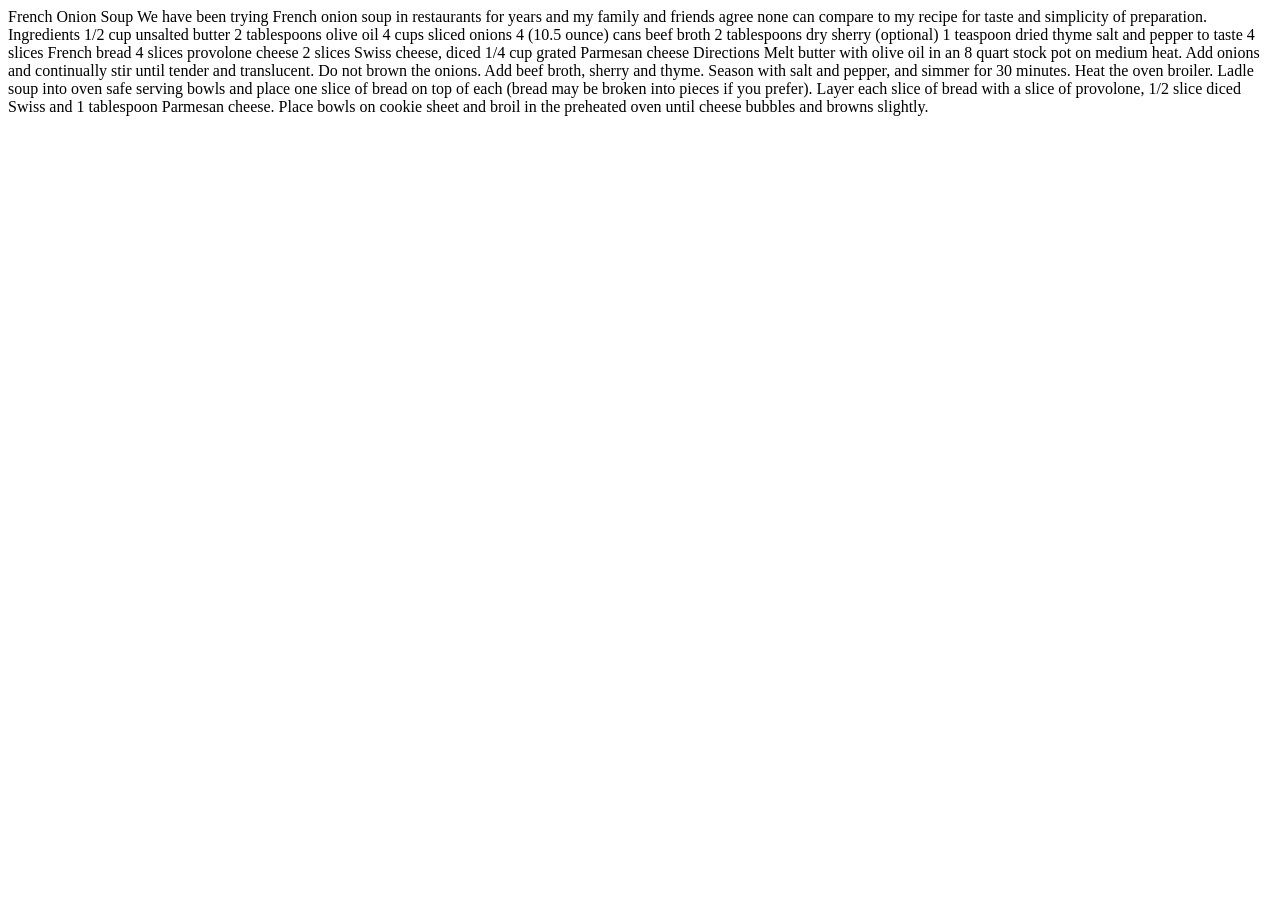
<file: lab-css-recipes-clone/french-soup/index.html>
<!DOCTYPE html>
<html lang="en">
  <head>
    <meta charset="UTF-8" />
    <meta name="viewport" content="width=device-width, initial-scale=1.0" />
    <title>French Onion Soup Recipe</title>
    <!-- don't forget to link your styles -->
  </head>
  <body>
    French Onion Soup We have been trying French onion soup in restaurants for years and my family and friends agree
    none can compare to my recipe for taste and simplicity of preparation. Ingredients 1/2 cup unsalted butter 2
    tablespoons olive oil 4 cups sliced onions 4 (10.5 ounce) cans beef broth 2 tablespoons dry sherry (optional) 1
    teaspoon dried thyme salt and pepper to taste 4 slices French bread 4 slices provolone cheese 2 slices Swiss cheese,
    diced 1/4 cup grated Parmesan cheese Directions Melt butter with olive oil in an 8 quart stock pot on medium heat.
    Add onions and continually stir until tender and translucent. Do not brown the onions. Add beef broth, sherry and
    thyme. Season with salt and pepper, and simmer for 30 minutes. Heat the oven broiler. Ladle soup into oven safe
    serving bowls and place one slice of bread on top of each (bread may be broken into pieces if you prefer). Layer
    each slice of bread with a slice of provolone, 1/2 slice diced Swiss and 1 tablespoon Parmesan cheese. Place bowls
    on cookie sheet and broil in the preheated oven until cheese bubbles and browns slightly.
  </body>
</html>
</file>
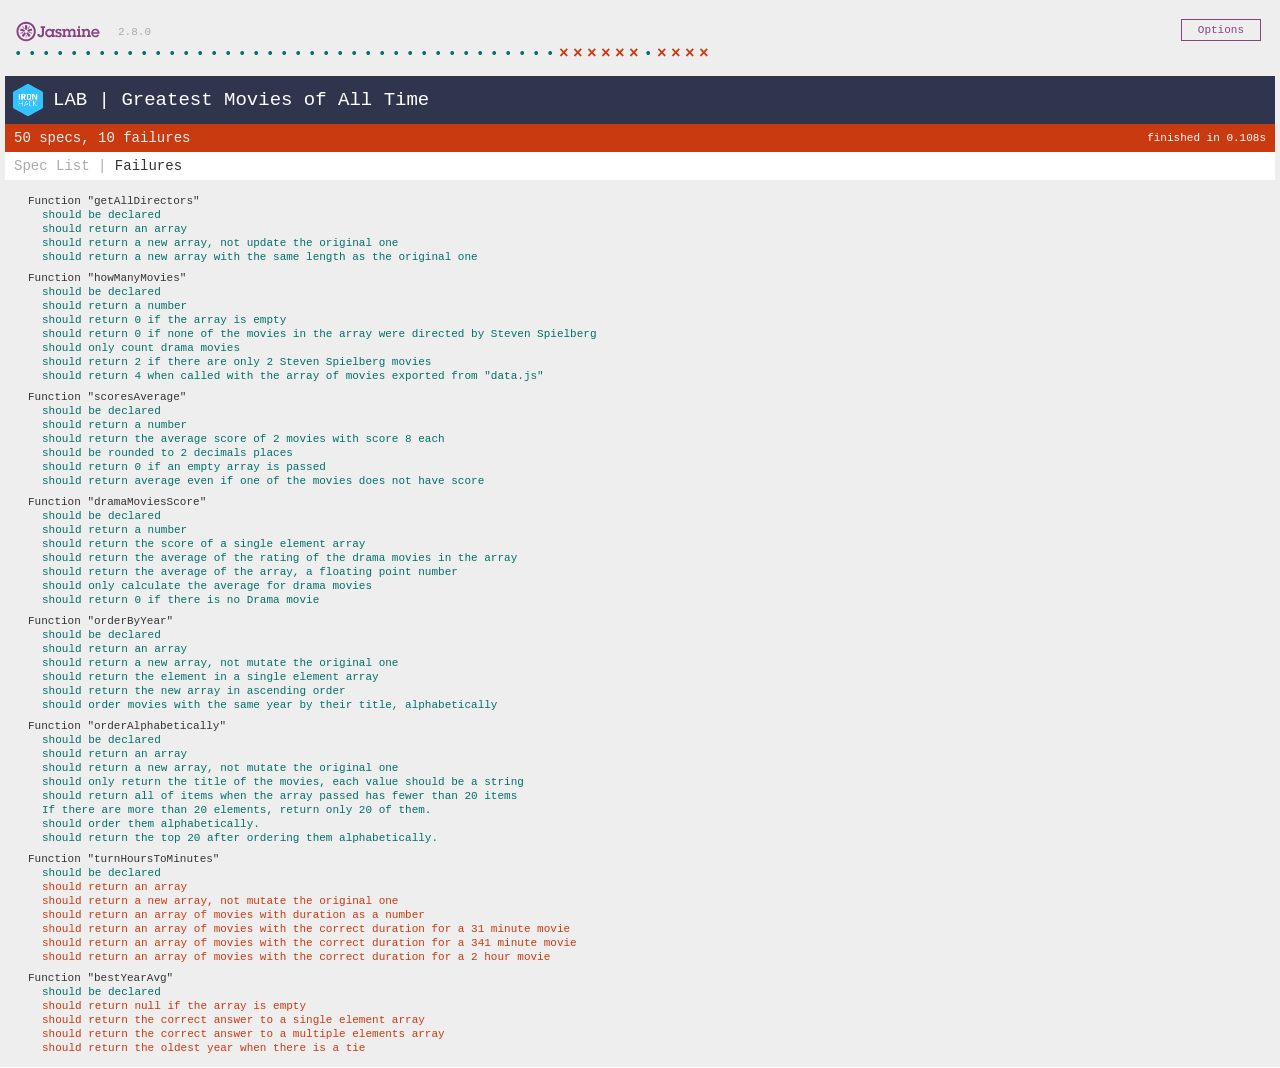
<file: lab-javascript-greatest-movies/SpecRunner.html>
<!DOCTYPE html>
<html>
  <head>
    <meta charset="utf-8" />
    <title>Jasmine Spec Runner v2.8.0</title>

    <link rel="shortcut icon" type="image/png" href="jasmine/jasmine-2.8.0/jasmine_favicon.png" />
    <link rel="stylesheet" href="jasmine/jasmine-2.8.0/jasmine.css" />

    <script src="jasmine/jasmine-2.8.0/jasmine.js"></script>
    <script src="jasmine/jasmine-2.8.0/jasmine-html.js"></script>
    <script src="jasmine/jasmine-2.8.0/boot.js"></script>

    <!-- include source files here... -->
    <script src="src/data.js"></script>
    <script src="src/movies.js"></script>     

    <!-- include spec files here... -->
    <script src="tests/movies.spec.js"></script>
  </head>

  <body></body>
</html>
</file>
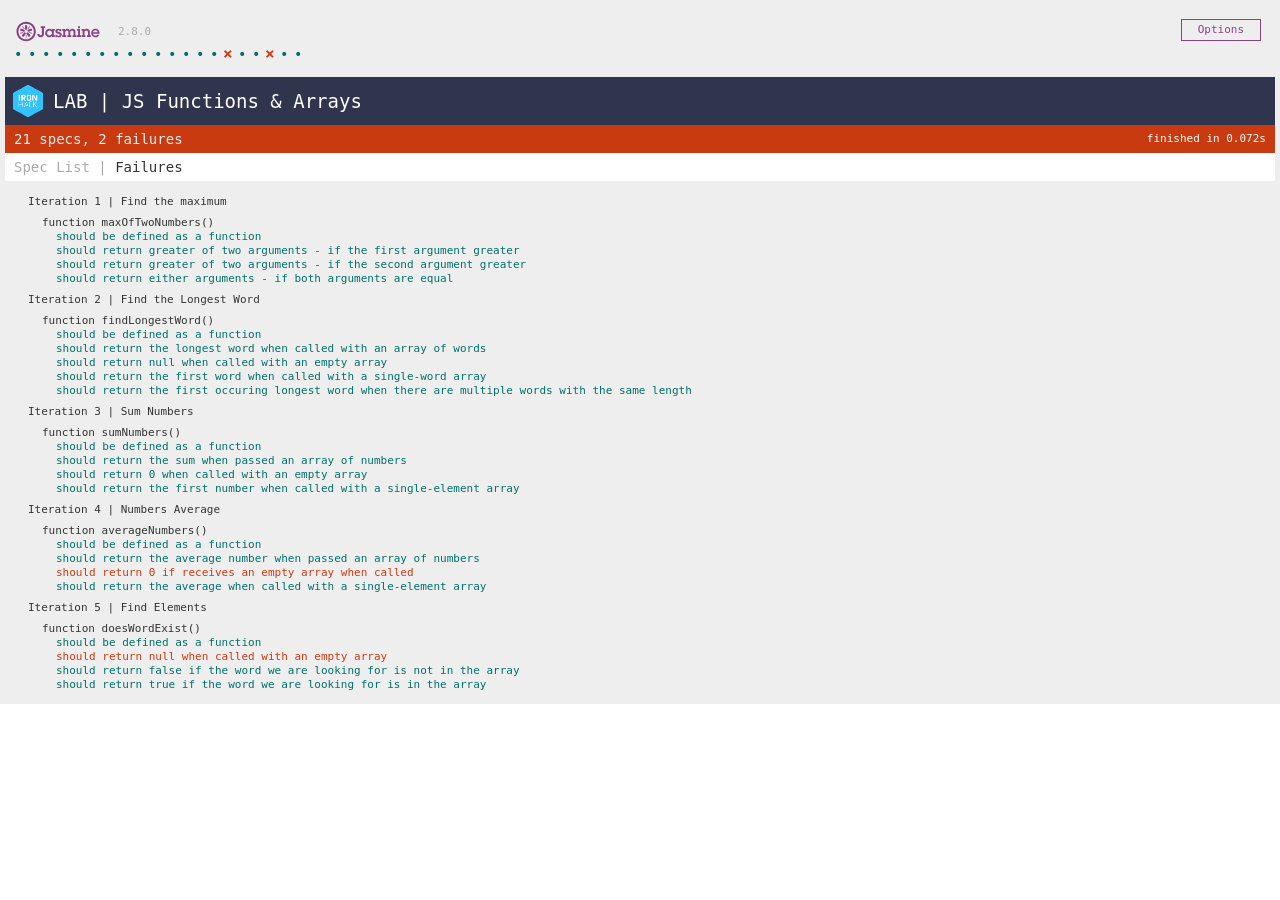
<file: lab-js-functions-and-arrays/SpecRunner.html>
<!DOCTYPE html>
<html>
  <head>
    <meta charset="utf-8" />
    <title>Jasmine Spec Runner v2.8.0</title>

    <link rel="shortcut icon" type="image/png" href="jasmine/jasmine-2.8.0/jasmine_favicon.png" />
    <link rel="stylesheet" href="jasmine/jasmine-2.8.0/jasmine.css" />

    <script src="jasmine/jasmine-2.8.0/jasmine.js"></script>
    <script src="jasmine/jasmine-2.8.0/jasmine-html.js"></script>
    <script src="jasmine/jasmine-2.8.0/boot.js"></script>

    <!-- include source files here... -->
    <script src="src/functions-and-arrays.js"></script>

    <!-- include spec files here... -->
    <script src="tests/functions-and-arrays.spec.js"></script>
  </head>

  <body></body>
</html>
</file>
<file: lab-dom-ironhack-cart/css/style.css>
@import url('https://fonts.googleapis.com/css?family=Roboto+Mono:400,700&display=swap');

body {
  margin: 0 auto;
  padding: 1em;
  max-width: 60em;
  font-family: 'Roboto Mono', sans-serif;
  line-height: 1.5;
  color: #2d354c;
}

button,
input {
  font: inherit;
  color: inherit;
}

th,
td,
button,
input {
  padding: 0.75em 1em;
}

table#cart {
  width: 100%;
  border-collapse: collapse;
}

table#cart tfoot {
  background: #eee;
}

table#cart td,
table input {
  border: 1px solid #dadada;
}

table input[type='number'] {
  max-width: 4em;
}

.btn {
  display: inline-block;
  border: 0;
  border-radius: 0.25em;
  cursor: pointer;
}

.btn-success,
.btn-remove {
  color: #fff;
}

.btn-success {
  background-color: #2cc5fa;
}

.btn-remove {
  background-color: #f27471;
}

h1,
h2,
.calculate-total {
  text-align: center;
}
</file>
<file: lab-es6-promises/stylesheets/style.css>
* {
  transition: all 0.4s;
}

body {
  padding: 20px;
}

img {
  width: 200px;
}

li {
  font-size: 16px;
  line-height: 1.5rem;
  color: #545454;
  /* text-transform: capitalize; */
}

label {
  line-height: 50px;
  font-family: sans-serif;
}

#steps,
#images {
  display: flex;
}

#images {
  height: 200px;
}

#images img {
  width: 200px;
  height: auto;
}

#images div {
  width: 25%;
}

ol {
  width: 25%;
  position: relative;
  list-style: none;
  counter-reset: li;
  margin: 0;
  padding: 0;
}

li::before {
  content: counter(li);
  color: white;
  display: inline-block;
  width: 1em;
  margin-left: -0.5em;
  background: #93b874;
  padding-left: 0.5em;
  margin: 0.2em;
}

li {
  counter-increment: li;
}

button {
  animation: enter 2s forwards;
  position: fixed;
  left: 50%;
  top: 50%;
  font-size: 3rem;
  padding: 1rem;
  background: #eeeeee;
  color: black;
  transition: all.2s;
}

button:hover {
  color: white;
  background: #333;
}

@keyframes enter {
  from {
    transform: rotateX(3000deg) translate(-50%, -50%) scale(0);
  }
  to {
    transform: rotateX(0deg) translate(-50%, -50%) scale(1);
  }
}
</file>
<file: lab_recap-from-vanilla-to-react/style.css>
body {
  font-family: sans-serif;
  background-color: #f4f4f9;
  text-align: center;
}

#user-list-container {
  display: flex;
  flex-wrap: wrap;
  gap: 1rem;
  justify-content: center;
  padding: 2rem 0;
}

.user-card {
  border: 1px solid #ddd;
  border-radius: 8px;
  padding: 1rem;
  width: 200px;
  text-align: center;
  background-color: white;
  box-shadow: 0 2px 4px rgba(0, 0, 0, 0.1);
}

.user-card img {
  width: 80px;
  height: 80px;
  border-radius: 50%;
  object-fit: cover;
}

button {
  padding: 10px 20px;
  font-size: 1rem;
  cursor: pointer;
  background-color: #007bff;
  color: white;
  border: none;
  border-radius: 5px;
}

button:disabled {
  background-color: #aaa;
}
</file>
<file: Responsive-Website-Aday/style.css>
/* ================================================================
   BRITO ABOGADOS — style.css
   Palette: White · Black · Crimson #8B1A1A
   Fonts:   Oswald · Cormorant Garamond · EB Garamond
   ================================================================ */
 
/* ── Variables ── */
:root {
  --R:  #8B1A1A;
  --Rd: #6B1212;
  --Rl: #B52020;
  --N:  #0d0d0d;
  --N2: #161616;
  --G:  #5c5c5c;
  --Gc: #9a9a9a;
  --W:  #fff;
  --C:  #faf8f5;
  --F:  #f3f0ea;
 
  --TT: 'Oswald', sans-serif;
  --TB: 'Cormorant Garamond', serif;
  --TM: 'EB Garamond', serif;
 
  --NAV: 76px;
  --CW:  52px;
  --RAD: 3px;
 
  --sh1: 0 4px 16px rgba(0,0,0,.09), 0 1px 4px rgba(0,0,0,.06);
  --sh2: 0 12px 40px rgba(0,0,0,.13), 0 4px 12px rgba(0,0,0,.08);
  --sh3: 0 24px 64px rgba(0,0,0,.18), 0 8px 24px rgba(0,0,0,.1);
  --shr: 0 8px 32px rgba(139,26,26,.28), 0 2px 8px rgba(139,26,26,.18);
  --shr2: 0 16px 48px rgba(139,26,26,.35), 0 4px 16px rgba(139,26,26,.22);
 
  --scroll-duration: .6s;
  --scroll-ease: cubic-bezier(.4,0,.2,1);
}
 
/* ── Reset ── */
*, *::before, *::after { box-sizing: border-box; margin: 0; padding: 0; }
html  { scroll-behavior: smooth; }
body  {
  background: var(--W);
  color: var(--N);
  font-family: var(--TB);
  line-height: 1.7;
  overflow-x: hidden;
  padding-right: var(--CW);
}
a    { color: inherit; text-decoration: none; }
img  { max-width: 100%; display: block; object-fit: cover; }
ul   { list-style: none; }
button { cursor: pointer; border: none; background: none; font-family: inherit; }
::-webkit-scrollbar       { width: 4px; }
::-webkit-scrollbar-track { background: var(--C); }
::-webkit-scrollbar-thumb { background: linear-gradient(var(--R), var(--Rd)); border-radius: 2px; }
 
/* ── Skip link (a11y) ── */
.skip-link {
  position: absolute; top: -100%; left: 1rem;
  background: var(--R); color: var(--W);
  padding: .5rem 1rem;
  font-family: var(--TT); font-size: .85rem;
  border-radius: 0 0 var(--RAD) var(--RAD);
  z-index: 9999; transition: top .2s;
}
.skip-link:focus { top: 0; }
 
/* ── Focus visible ── */
:focus-visible {
  outline: 2px solid var(--R);
  outline-offset: 3px;
  border-radius: 2px;
}
 
/* ================================================================
   OVERLAY
   ================================================================ */
#panelOverlay {
  position: fixed; inset: 0;
  background: rgba(10,5,5,.35);
  backdrop-filter: blur(2px);
  z-index: 798; opacity: 0; pointer-events: none;
  transition: opacity .45s ease;
}
#panelOverlay.open { opacity: 1; pointer-events: auto; }
 
/* ================================================================
   COLUMNA GRIEGA
   ================================================================ */
#colBar {
  position: fixed; top: 0; right: 0; bottom: 0; width: var(--CW);
  background: var(--W);
  border-left: 1px solid rgba(0,0,0,.08);
  z-index: 800; cursor: pointer; overflow: hidden;
  transition: background .35s, box-shadow .35s, border-color .35s;
}
#colBar.open {
  background: var(--R);
  border-left-color: var(--Rd);
  box-shadow: -6px 0 30px rgba(139,26,26,.35);
}
#colBar svg {
  position: absolute; left: 50%; top: 50%;
  transform: translate(-50%,-50%) rotateY(-6deg);
  width: 44px; height: 95%;
  filter: drop-shadow(3px 0 6px rgba(0,0,0,.22));
  transition: transform .5s cubic-bezier(.4,0,.2,1), filter .5s, opacity .3s;
}
#colBar:hover svg { transform: translate(-50%,-50%) rotateY(0); filter: drop-shadow(5px 2px 10px rgba(0,0,0,.3)); }
#colBar.open svg  { opacity: 0; }
.close-icon {
  position: absolute; left: 50%; top: 50%;
  transform: translate(-50%,-50%);
  font-size: 1.3rem; color: var(--W); opacity: 0;
  transition: opacity .3s .1s;
  pointer-events: none; user-select: none;
  font-family: var(--TT); font-weight: 300;
}
#colBar.open .close-icon { opacity: 1; }
 
/* ================================================================
   SIDE PANEL — PERGAMINO (sin elipses, panel a toda altura)
   ================================================================ */
#sidePanel {
  position: fixed; top: 0; bottom: 0;
  right: calc(var(--CW) - 1px);
  width: 360px;
  background: transparent;
  z-index: 799;
  display: flex;
  flex-direction: column;
  overflow: hidden;
 
  /* Cerrado: enrollado desde el centro + desplazado fuera de pantalla */
  transform: scaleY(0) translateX(calc(100% + var(--CW) + 4px));
  transform-origin: center center;
  opacity: 0;
  transition:
    transform var(--scroll-duration) var(--scroll-ease),
    opacity   calc(var(--scroll-duration) * .5) var(--scroll-ease),
    box-shadow var(--scroll-duration) var(--scroll-ease);
}
#sidePanel.open {
  transform: scaleY(1) translateX(0);
  opacity: 1;
  box-shadow: -16px 0 60px rgba(0,0,0,.22), -4px 0 20px rgba(0,0,0,.1);
}
 
/* Interior del panel — ocupa TODO el alto (sin elipses) */
.sp-inner {
  flex: 1;                 /* toma todo el espacio disponible */
  height: 100%;
  overflow: hidden;
  display: flex;
  flex-direction: column;
  background: var(--W);
  border-left: 2px solid var(--R);
  /* Remates superior e inferior del pergamino */
  border-top: 5px solid var(--Rd);
  border-bottom: 5px solid var(--Rd);
}
 
.sp-head {
  padding: 1.4rem 1.8rem;
  border-bottom: 1px solid rgba(0,0,0,.06);
  background: linear-gradient(135deg, var(--C), var(--F));
  flex-shrink: 0;
}
.sp-logo {
  font-family: var(--TT); font-size: 1.1rem; font-weight: 700;
  color: var(--N); letter-spacing: .05em;
}
.sp-logo span { color: var(--R); }
 
.sp-nav {
  padding: 1.8rem 1.8rem 1rem;
  flex: 1; overflow-y: auto;
  scrollbar-width: thin; scrollbar-color: var(--R) transparent;
}
.sp-nav::-webkit-scrollbar       { width: 3px; }
.sp-nav::-webkit-scrollbar-thumb { background: var(--R); }
 
.sp-lbl {
  font-size: .58rem; letter-spacing: .22em; text-transform: uppercase;
  color: var(--Gc); font-family: var(--TM);
  display: block; padding: .7rem 0 .3rem; margin-top: .7rem;
  border-top: 1px solid rgba(0,0,0,.06);
}
.sp-lbl:first-child { border-top: none; margin-top: 0; }
 
.sp-link {
  font-family: var(--TT); font-size: .95rem; font-weight: 500;
  color: var(--N); padding: .45rem 0;
  display: flex; align-items: center; gap: .5rem;
  white-space: nowrap;
  transition: color .2s, padding-left .2s;
}
.sp-link:hover { color: var(--R); padding-left: .5rem; }
.sp-link .ar { font-size: .75rem; color: var(--R); }
 
.sp-foot {
  padding: 1.3rem 1.8rem;
  border-top: 1px solid rgba(0,0,0,.06);
  background: linear-gradient(135deg, var(--F), var(--C));
  flex-shrink: 0;
}
.sp-foot p { font-size: .76rem; color: var(--Gc); font-family: var(--TM); line-height: 1.7; }
.sp-foot strong { color: var(--N); display: block; margin-bottom: .15rem; }
 
/* ================================================================
   NAVBAR
   ================================================================ */
.navbar {
  position: fixed; top: 0; left: 0; right: var(--CW);
  height: var(--NAV);
  background: rgba(255,255,255,.15);
  backdrop-filter: blur(24px) saturate(200%) brightness(1.05);
  -webkit-backdrop-filter: blur(24px) saturate(200%) brightness(1.05);
  border-bottom: 1px solid rgba(255,255,255,.25);
  display: flex; align-items: center; justify-content: space-between;
  padding: 0 clamp(1.5rem, 5vw, 4rem);
  z-index: 700;
  box-shadow: 0 4px 30px rgba(0,0,0,.08);
  transition: background .4s, box-shadow .4s, border-color .4s;
}
.navbar:hover { background: rgba(255,255,255,.22); border-bottom-color: rgba(139,26,26,.35); box-shadow: 0 4px 30px rgba(139,26,26,.12), inset 0 0 20px rgba(139,26,26,.04); }
.navbar.scrolled { background: rgba(255,255,255,.92); backdrop-filter: blur(28px); box-shadow: 0 1px 0 rgba(0,0,0,.06), 0 4px 24px rgba(0,0,0,.07); }
 
.nav-logo { display: flex; align-items: center; gap: 1rem; cursor: pointer; }
.nlt      { display: flex; flex-direction: column; line-height: 1.2; }
.nln      { font-family: var(--TT); font-size: 1.12rem; font-weight: 700; color: var(--N); letter-spacing: .06em; }
.nls      { font-size: .54rem; letter-spacing: .2em; text-transform: uppercase; color: var(--Gc); font-family: var(--TM); }
.lbw      { flex-shrink: 0; min-width: 64px; width: 64px; height: 52px; }
.lbw img  { width: 100%; height: 100%; object-fit: contain; }
 
.navl { display: flex; align-items: center; gap: 1.8rem; }
.navl a {
  font-family: var(--TM); font-size: .82rem; letter-spacing: .1em; text-transform: uppercase;
  color: var(--G); position: relative; padding: .2rem 0; transition: color .25s;
}
.navl a::after {
  content: ''; position: absolute; bottom: 0; left: 0; right: 0; height: 1.5px;
  background: linear-gradient(to right, var(--R), var(--Rl));
  transform: scaleX(0); transform-origin: left;
  transition: transform .3s cubic-bezier(.4,0,.2,1);
}
.navl a:hover          { color: var(--R); }
.navl a:hover::after   { transform: scaleX(1); }
.navl a.active         { color: var(--R); }
.navl a.active::after  { transform: scaleX(1); }
 
/* ── Burger ── */
.burger {
  display: none;
  flex-direction: column;
  justify-content: center;
  gap: 5px;
  width: 36px; height: 36px;
  padding: 4px; border-radius: var(--RAD);
  transition: background .2s;
}
.burger:hover { background: rgba(139,26,26,.08); }
.burger-bar {
  display: block; width: 100%; height: 2px;
  background: var(--N); border-radius: 2px;
  transition: transform .3s, opacity .3s, background .2s;
}
.burger.open .burger-bar:nth-child(1) { transform: translateY(7px) rotate(45deg); }
.burger.open .burger-bar:nth-child(2) { opacity: 0; }
.burger.open .burger-bar:nth-child(3) { transform: translateY(-7px) rotate(-45deg); }
 
/* ── Mobile menu ── */
.mobile-menu {
  position: fixed; top: var(--NAV); left: 0; right: var(--CW);
  background: rgba(255,255,255,.97); backdrop-filter: blur(20px);
  border-bottom: 2px solid var(--R);
  z-index: 699; padding: 1.5rem clamp(1.5rem, 5vw, 3rem);
  transform: translateY(-110%); opacity: 0; pointer-events: none;
  transition: transform .4s cubic-bezier(.4,0,.2,1), opacity .4s;
}
.mobile-menu.open { transform: translateY(0); opacity: 1; pointer-events: auto; }
.mobile-menu ul   { display: flex; flex-direction: column; gap: .5rem; margin-bottom: 1.5rem; }
.mm-link {
  font-family: var(--TT); font-size: 1.1rem; font-weight: 500;
  color: var(--N); padding: .6rem 0; border-bottom: 1px solid rgba(0,0,0,.06);
  display: block; transition: color .2s, padding-left .2s;
}
.mm-link:hover { color: var(--R); padding-left: .5rem; }
.mm-cta { display: block; text-align: center; }
 
/* ================================================================
   BUTTONS
   ================================================================ */
.btn-r, .btn-n {
  display: inline-flex; align-items: center; gap: .6rem;
  padding: .85rem 2.2rem; border-radius: var(--RAD);
  font-family: var(--TT); font-size: .85rem; font-weight: 500;
  letter-spacing: .08em; text-transform: uppercase;
  cursor: pointer; position: relative; overflow: hidden;
  transition: transform .25s cubic-bezier(.4,0,.2,1), box-shadow .25s;
}
.btn-r {
  background: var(--R); color: var(--W); border: none;
  box-shadow: var(--shr), inset 0 1px 0 rgba(255,255,255,.12);
}
.btn-r::before {
  content: ''; position: absolute; top: 0; left: -100%;
  width: 60%; height: 100%;
  background: linear-gradient(105deg, transparent 30%, rgba(255,255,255,.22) 50%, transparent 70%);
  transition: left .5s;
}
.btn-r::after {
  content: ''; position: absolute; inset: 0;
  box-shadow: inset 0 -2px 0 rgba(0,0,0,.2), inset 0 1px 0 rgba(255,255,255,.15);
  pointer-events: none;
}
.btn-r:hover { background: var(--Rd); transform: translateY(-2px); box-shadow: var(--shr2); }
.btn-r:hover::before { left: 120%; }
.btn-r:active { transform: none; box-shadow: var(--shr); }
 
.btn-n { background: transparent; color: var(--N); border: 1.5px solid rgba(0,0,0,.18); }
.btn-n::before {
  content: ''; position: absolute; inset: 0;
  background: var(--N); transform: scaleY(0); transform-origin: bottom;
  transition: transform .3s cubic-bezier(.4,0,.2,1); z-index: 0;
}
.btn-n span, .btn-n { position: relative; z-index: 1; }
.btn-n:hover { color: var(--W); border-color: var(--N); transform: translateY(-2px); box-shadow: var(--sh2); }
.btn-n:hover::before { transform: scaleY(1); }
 
/* ================================================================
   SECTION DEFAULTS
   ================================================================ */
section { padding: 5.5rem clamp(1.5rem, 6vw, 6rem); }
.slbl {
  font-size: .66rem; letter-spacing: .22em; text-transform: uppercase;
  color: var(--R); font-family: var(--TM); margin-bottom: .8rem;
  display: flex; align-items: center; gap: .7rem;
}
.slbl::before { content: ''; display: block; width: 22px; height: 1px; background: linear-gradient(to right, var(--R), transparent); }
.sttl {
  font-family: var(--TT); font-size: clamp(1.9rem, 3.8vw, 3rem);
  font-weight: 700; line-height: 1.1; letter-spacing: .02em; margin-bottom: 1rem;
}
.sttl em { color: var(--R); font-style: italic; font-family: var(--TB); font-weight: 400; }
.ssub { font-size: 1rem; color: var(--G); max-width: 560px; line-height: 1.85; font-weight: 300; }
 
/* ── Scroll reveal ── */
.reveal {
  opacity: 0; transform: translateY(28px);
  transition: opacity .8s cubic-bezier(.4,0,.2,1), transform .8s cubic-bezier(.4,0,.2,1);
}
.reveal-left {
  opacity: 0; transform: translateX(-32px);
  transition: opacity .8s cubic-bezier(.4,0,.2,1), transform .8s cubic-bezier(.4,0,.2,1);
}
.reveal.visible, .reveal-left.visible { opacity: 1; transform: none; }
 
/* ================================================================
   HERO
   ================================================================ */
.hero {
  min-height: 100svh;
  display: grid; grid-template-columns: 55% 45%;
  padding-top: var(--NAV);
  position: relative; overflow: hidden;
}
.hero::before {
  content: ''; position: absolute; inset: 0; pointer-events: none;
  background:
    radial-gradient(ellipse at 85% 15%, rgba(139,26,26,.06), transparent 50%),
    radial-gradient(ellipse at 5% 85%, rgba(139,26,26,.04), transparent 45%);
}
.crn { position: absolute; width: 34px; height: 34px; border-color: var(--R); border-style: solid; z-index: 2; opacity: .5; }
.ctlx { top: 86px; left: 1.8rem; border-width: 2px 0 0 2px; }
.ctrx { top: 86px; right: calc(var(--CW) + 1.8rem); border-width: 2px 2px 0 0; }
.cblx { bottom: 1.5rem; left: 1.8rem; border-width: 0 0 2px 2px; }
.cbrx { bottom: 1.5rem; right: calc(var(--CW) + 1.8rem); border-width: 0 2px 2px 0; }
 
.hl {
  display: flex; flex-direction: column; justify-content: center;
  padding: 4rem clamp(2rem, 3.5vw, 3.5rem) 4rem clamp(2rem, 6vw, 6rem);
  position: relative; z-index: 1;
}
.heb, .htt, .hsb, .hca, .hfirm {
  opacity: 0; animation: fadeUp .9s cubic-bezier(.4,0,.2,1) forwards;
}
.heb {
  animation-delay: .15s;
  font-size: .68rem; letter-spacing: .22em; text-transform: uppercase;
  color: var(--R); font-family: var(--TM); margin-bottom: 1.5rem;
  display: flex; align-items: center; gap: .8rem;
}
.heb::before { content: ''; display: block; width: 30px; height: 1px; background: linear-gradient(to right, var(--R), transparent); }
.htt {
  animation-delay: .3s;
  font-family: var(--TT); font-size: clamp(2.8rem, 4.5vw, 4.4rem);
  font-weight: 700; line-height: 1.04; letter-spacing: .03em; margin-bottom: 1.2rem;
}
.htt em { font-style: italic; color: var(--R); font-family: var(--TB); font-weight: 400; font-size: .92em; }
.hsb { animation-delay: .45s; font-size: 1.05rem; color: var(--G); max-width: 440px; line-height: 1.85; margin-bottom: 2.5rem; font-weight: 300; }
.hca { animation-delay: .6s; display: flex; gap: 1rem; flex-wrap: wrap; }
.hfirm { animation-delay: .75s; margin-top: 2.8rem; padding-top: 2rem; border-top: 1px solid rgba(0,0,0,.07); display: flex; gap: 2rem; flex-wrap: wrap; }
.fi { display: flex; align-items: center; gap: .8rem; }
.fini {
  width: 46px; height: 46px; border-radius: 50%; border: 1.5px solid var(--R);
  display: flex; align-items: center; justify-content: center;
  font-family: var(--TT); font-size: .82rem; font-weight: 700; color: var(--R); flex-shrink: 0;
  background: linear-gradient(135deg, rgba(139,26,26,.05), rgba(139,26,26,.1));
  box-shadow: 0 0 0 4px rgba(139,26,26,.07), var(--sh1);
  transition: transform .25s, box-shadow .25s;
}
.fini:hover { transform: scale(1.08); box-shadow: 0 0 0 6px rgba(139,26,26,.1), var(--shr); }
.fd { font-size: .78rem; line-height: 1.45; font-family: var(--TM); }
.fd strong { display: block; font-size: .88rem; color: var(--N); font-family: var(--TT); font-weight: 600; letter-spacing: .03em; }
.fd span   { color: var(--Gc); }
 
.hr { position: relative; overflow: hidden; margin: -2px 0; }
.hr-img { width: 100%; height: 100%; object-fit: cover; filter: brightness(.95) saturate(1.05); transform: scale(1.04); transition: transform 8s ease; }
.hero:hover .hr-img { transform: scale(1); }
.hr-ov {
  position: absolute; inset: 0;
  background:
    linear-gradient(to right, var(--W) 0%, rgba(255,255,255,.05) 22%, transparent 38%),
    linear-gradient(to top, rgba(0,0,0,.3) 0%, transparent 42%);
}
.hr-badge {
  position: absolute; bottom: 2.5rem; left: 2rem;
  padding: .95rem 1.5rem;
  box-shadow: var(--shr), inset 0 1px 0 rgba(255,255,255,.15);
  border-radius: var(--RAD); overflow: hidden;
  background: linear-gradient(135deg, var(--R), var(--Rd)); color: var(--W);
}
.hr-badge::before {
  content: ''; position: absolute; top: -50%; left: -50%;
  width: 200%; height: 200%;
  background: conic-gradient(from 0deg, transparent, rgba(255,255,255,.06) 30%, transparent 60%);
  animation: rotateBadge 6s linear infinite;
}
.hr-bn { font-family: var(--TT); font-size: 2rem; font-weight: 700; line-height: 1; position: relative; }
.hr-bt { font-size: .62rem; letter-spacing: .12em; text-transform: uppercase; font-family: var(--TM); opacity: .85; margin-top: .2rem; position: relative; }
 
@keyframes fadeUp  { from { opacity: 0; transform: translateY(22px); } to { opacity: 1; transform: translateY(0); } }
@keyframes rotateBadge { from { transform: rotate(0deg); } to { transform: rotate(360deg); } }
 
/* ================================================================
   QUIÉNES SOMOS
   ================================================================ */
.qg { display: grid; grid-template-columns: 1fr 1fr; min-height: 620px; }
.qfoto { position: relative; overflow: hidden; min-height: 500px; }
.qfoto img { width: 100%; height: 100%; object-fit: cover; filter: grayscale(12%) blur(.4px) brightness(.9); transition: filter .9s, transform .9s cubic-bezier(.4,0,.2,1); }
.qfoto:hover img { filter: none; transform: scale(1.04); }
.qfoto-ov { position: absolute; inset: 0; background: linear-gradient(150deg, rgba(139,26,26,.12), transparent 40%), linear-gradient(to top, rgba(10,5,5,.7), transparent 55%); }
.qfoto-line { position: absolute; top: 0; left: 0; width: 2px; height: 100%; background: linear-gradient(to bottom, var(--R), rgba(139,26,26,.3) 60%, transparent); }
.qfoto-cap { position: absolute; bottom: 2.2rem; left: 2.2rem; right: 2rem; color: var(--W); }
.qfoto-cap p  { font-family: var(--TM); font-size: .7rem; letter-spacing: .1em; text-transform: uppercase; opacity: .6; margin-bottom: .2rem; }
.qfoto-cap h3 { font-family: var(--TT); font-size: 1.4rem; font-weight: 700; letter-spacing: .05em; text-shadow: 0 2px 12px rgba(0,0,0,.4); }
 
.qtxt {
  padding: 5rem clamp(2.5rem, 5vw, 5rem);
  display: flex; flex-direction: column; justify-content: center;
  background: linear-gradient(160deg, var(--C), var(--F)); position: relative;
}
.qtxt::before {
  content: ''; position: absolute; inset: 0;
  background-image: radial-gradient(circle at 1px 1px, rgba(139,26,26,.06) 1px, transparent 0);
  background-size: 28px 28px; pointer-events: none; opacity: .5;
}
.qcita { font-family: var(--TB); font-size: 1.18rem; font-style: italic; color: var(--R); margin-bottom: 1.5rem; line-height: 1.7; border-left: 2px solid var(--R); padding-left: 1.2rem; position: relative; z-index: 1; }
.qb { position: relative; z-index: 1; }
.qb p { font-size: 1rem; color: var(--G); line-height: 1.95; font-weight: 300; }
.qb p + p { margin-top: 1rem; }
.qb strong { color: var(--N); font-weight: 600; }
.qi { font-family: var(--TT); font-weight: 700; color: var(--R); font-size: 1rem; }
 
.qpil { display: flex; margin-top: 2rem; padding-top: 2rem; border-top: 1px solid rgba(0,0,0,.06); position: relative; z-index: 1; }
.pil  { flex: 1; text-align: center; padding: .8rem .4rem; border-right: 1px solid rgba(0,0,0,.06); transition: transform .25s; }
.pil:last-child { border-right: none; }
.pil:hover { transform: translateY(-3px); }
.piln {
  font-family: var(--TT); font-size: 2.2rem; font-weight: 700; line-height: 1;
  color: transparent;
  background: linear-gradient(135deg, var(--R), var(--Rl));
  -webkit-background-clip: text; -webkit-text-fill-color: transparent; background-clip: text;
}
.pilt { font-size: .66rem; letter-spacing: .1em; text-transform: uppercase; color: var(--Gc); font-family: var(--TM); margin-top: .35rem; line-height: 1.4; }
 
.vtags { display: flex; gap: .5rem; flex-wrap: wrap; margin-top: 1.8rem; position: relative; z-index: 1; }
.vtl   { font-size: .62rem; color: var(--Gc); font-family: var(--TM); letter-spacing: .15em; text-transform: uppercase; margin-bottom: .6rem; display: block; }
.vtag  {
  padding: .38rem .9rem; border: 1px solid rgba(0,0,0,.1);
  font-family: var(--TM); font-size: .78rem; color: var(--G);
  border-radius: 40px; background: rgba(255,255,255,.6); backdrop-filter: blur(4px);
  cursor: default; transition: all .25s cubic-bezier(.4,0,.2,1);
}
.vtag:hover { border-color: var(--R); color: var(--R); background: rgba(139,26,26,.06); transform: translateY(-2px); box-shadow: 0 4px 12px rgba(139,26,26,.12); }
 
/* ================================================================
   SERVICIOS DESPACHO
   ================================================================ */
#servicios-despacho { background: var(--F); position: relative; overflow: hidden; }
#servicios-despacho::before {
  content: ''; position: absolute; inset: 0; pointer-events: none;
  background:
    linear-gradient(160deg, rgba(139,26,26,.04), transparent 45%),
    repeating-linear-gradient(0deg, transparent, transparent 47px, rgba(139,26,26,.018) 47px, rgba(139,26,26,.018) 48px);
}
.sdh { display: block; margin-bottom: 3rem; position: relative; z-index: 1; }
.sdg { display: grid; grid-template-columns: repeat(3,1fr); gap: 1px; background: rgba(0,0,0,.06); position: relative; z-index: 1; box-shadow: var(--sh1); }
.sdc {
  padding: 2.2rem 1.8rem; background: var(--W);
  position: relative; overflow: hidden;
  transition: background .3s, transform .3s cubic-bezier(.4,0,.2,1), box-shadow .3s;
}
.sdc::before { content: ''; position: absolute; left: 0; top: 0; bottom: 0; width: 2px; background: linear-gradient(to bottom, var(--R), var(--Rl)); transform: scaleY(0); transform-origin: bottom; transition: transform .4s cubic-bezier(.4,0,.2,1); }
.sdc::after  { content: ''; position: absolute; inset: 0; background: radial-gradient(ellipse at 0% 50%, rgba(139,26,26,.06), transparent 65%); opacity: 0; transition: opacity .4s; }
.sdc:hover { background: var(--C); transform: translateY(-4px); box-shadow: 0 -2px 0 var(--R), var(--sh2); z-index: 1; }
.sdc:hover::before { transform: scaleY(1); }
.sdc:hover::after  { opacity: 1; }
.sdc h3 { font-family: var(--TT); font-size: .98rem; font-weight: 600; color: var(--N); margin-bottom: .55rem; line-height: 1.3; letter-spacing: .03em; }
.sdc p  { font-size: .82rem; color: var(--G); line-height: 1.75; font-family: var(--TM); }
 
/* ================================================================
   SERVICIOS COMUNIDADES
   ================================================================ */
#servicios-comunidades { background: var(--W); }
.scl    { display: grid; grid-template-columns: 1fr 1.5fr; gap: 5rem; align-items: start; }
.scfotos { display: grid; grid-template-rows: 1fr 1fr; gap: .8rem; height: 520px; margin-top: 2rem; }
.scf { position: relative; overflow: hidden; border-radius: var(--RAD); box-shadow: var(--sh1); transition: box-shadow .3s, transform .3s; }
.scf:hover { box-shadow: var(--sh3); transform: scale(1.01); }
.scf img { width: 100%; height: 100%; object-fit: cover; filter: grayscale(20%) blur(.7px) brightness(.88); transition: filter .7s, transform .7s cubic-bezier(.4,0,.2,1); }
.scf:hover img { filter: none; transform: scale(1.06); }
.scf-ov  { position: absolute; inset: 0; background: linear-gradient(to top, rgba(0,0,0,.5), transparent 55%); }
.scf-lbl { position: absolute; bottom: .85rem; left: 1rem; font-family: var(--TM); font-size: .62rem; letter-spacing: .12em; text-transform: uppercase; color: rgba(255,255,255,.9); text-shadow: 0 1px 6px rgba(0,0,0,.4); }
 
.scg { display: grid; grid-template-columns: 1fr 1fr; gap: 1rem; margin-top: 2rem; }
.scc {
  background: var(--W); padding: 1.7rem 1.5rem; min-height: 110px;
  border: 1px solid rgba(0,0,0,.07); border-left: 2px solid var(--R);
  border-radius: 0 var(--RAD) var(--RAD) 0;
  display: flex; flex-direction: column;
  cursor: default; position: relative; overflow: hidden;
  transition: background 1s, border-color 1s, box-shadow .4s, transform .3s cubic-bezier(.4,0,.2,1);
}
.scc::before { content: ''; position: absolute; inset: 0; background: radial-gradient(ellipse at 0% 100%, rgba(139,26,26,.08), transparent 60%); opacity: 0; transition: opacity 1s; }
.scc:hover { background: var(--R); border-color: rgba(255,255,255,.2); box-shadow: 0 12px 40px rgba(139,26,26,.32), 0 4px 12px rgba(139,26,26,.2); transform: translateY(-5px) scale(1.01); }
.scc:hover::before { opacity: 1; }
.scc-ico  { font-size: 1.15rem; margin-bottom: .5rem; position: relative; z-index: 1; }
.scc h3   { font-family: var(--TT); font-size: 1rem; font-weight: 600; color: var(--N); line-height: 1.3; letter-spacing: .02em; transition: color 1s; position: relative; z-index: 1; }
.scc:hover h3 { color: var(--W); }
.scc-d { font-size: .82rem; color: var(--G); line-height: 1.7; font-family: var(--TM); margin-top: .5rem; max-height: 0; overflow: hidden; opacity: 0; transition: max-height .6s, opacity .8s; position: relative; z-index: 1; }
.scc:hover .scc-d { max-height: 140px; opacity: 1; color: rgba(255,255,255,.82); }
 
/* ================================================================
   PRESUPUESTO / FORMULARIO
   ================================================================ */
#presupuesto { background: var(--F); position: relative; }
#presupuesto::before {
  content: ''; position: absolute; inset: 0;
  background: radial-gradient(ellipse at 0% 100%, rgba(139,26,26,.07), transparent 50%);
  pointer-events: none;
}
.fw  { display: grid; grid-template-columns: 1fr 1.4fr; gap: 5rem; align-items: start; margin-top: 3rem; position: relative; z-index: 1; }
.fi2 p  { font-size: .95rem; color: var(--G); line-height: 1.85; font-family: var(--TM); font-weight: 300; margin-bottom: 1rem; }
 
.fitems { display: flex; flex-direction: column; gap: 1rem; margin-top: 1.4rem; }
.fitem  { display: flex; align-items: flex-start; gap: .85rem; padding: .8rem; border-radius: var(--RAD); transition: background .25s, transform .25s; }
.fitem:hover { background: rgba(255,255,255,.7); transform: translateX(4px); }
.fico2 {
  width: 38px; height: 38px; border: 1px solid rgba(0,0,0,.08); flex-shrink: 0;
  display: flex; align-items: center; justify-content: center;
  font-size: .95rem; color: var(--R);
  background: linear-gradient(135deg, var(--W), var(--C));
  box-shadow: var(--sh1); border-radius: var(--RAD);
  transition: transform .25s, box-shadow .25s;
}
.fitem:hover .fico2 { transform: scale(1.1) rotate(-5deg); box-shadow: var(--sh2); }
.fitxt { font-size: .82rem; color: var(--G); font-family: var(--TM); line-height: 1.65; }
.fitxt strong { color: var(--N); display: block; font-size: .86rem; margin-bottom: .1rem; }
 
.fcard {
  background: var(--W); border: 1px solid rgba(0,0,0,.07); border-top: 2px solid var(--R);
  border-radius: 0 0 var(--RAD) var(--RAD);
  padding: 2.4rem; box-shadow: var(--sh2); position: relative; overflow: hidden;
}
.fcard::before {
  content: ''; position: absolute; top: 0; left: 0; right: 0; height: 2px;
  background: linear-gradient(to right, var(--Rd), var(--R), var(--Rl), var(--R), var(--Rd));
}
.fttl { font-family: var(--TT); font-size: 1.25rem; font-weight: 700; margin-bottom: .25rem; letter-spacing: .04em; }
.fsub { font-size: .8rem; color: var(--Gc); font-family: var(--TM); margin-bottom: 1.8rem; }
 
.fgrid { display: grid; grid-template-columns: 1fr 1fr; gap: 1.1rem; }
.fg    { display: flex; flex-direction: column; gap: .32rem; }
.fg.full { grid-column: 1/-1; }
.fg label { font-size: .66rem; letter-spacing: .14em; text-transform: uppercase; color: var(--G); font-family: var(--TM); }
.fg label .rq { color: var(--R); margin-left: 2px; }
 
.iw       { position: relative; display: flex; align-items: center; }
.iw .ii   { position: absolute; left: .85rem; pointer-events: none; color: var(--Gc); }
.iw input { padding-left: 2.35rem !important; }
 
.fg input, .fg select, .fg textarea {
  font-family: var(--TM); font-size: .92rem; color: var(--N);
  background: var(--C); border: 1px solid rgba(0,0,0,.1);
  border-radius: var(--RAD); padding: .72rem .95rem; outline: none; width: 100%;
  transition: border-color .25s, box-shadow .25s, background .2s; -webkit-appearance: none;
}
.fg input:focus, .fg select:focus, .fg textarea:focus {
  border-color: var(--R); box-shadow: 0 0 0 3px rgba(139,26,26,.08), var(--sh1); background: var(--W);
}
.fg input.err, .fg select.err, .fg textarea.err {
  border-color: #c0392b; background: #fff5f5; box-shadow: 0 0 0 3px rgba(192,57,43,.08);
}
.ferr { font-size: .7rem; color: #c0392b; font-family: var(--TM); min-height: 1rem; }
.ferr:not(:empty)::before { content: '⚠ '; }
 
/* ================================================================
   CHECKBOXES CUSTOM — logo B del despacho
   ================================================================ */
.fg-fieldset {
  border: none;
  padding: 0;
}
.fg-fieldset legend {
  font-size: .66rem; letter-spacing: .14em; text-transform: uppercase;
  color: var(--G); font-family: var(--TM);
  margin-bottom: .8rem; display: block;
}
 
.fcheck-group {
  display: grid; grid-template-columns: 1fr 1fr;
  gap: .5rem .8rem;
}
 
.fcheck-label {
  display: flex; align-items: center; gap: .65rem;
  font-family: var(--TM); font-size: .9rem; color: var(--N);
  cursor: pointer; padding: .4rem .55rem;
  border-radius: var(--RAD);
  transition: background .2s, color .2s;
  text-transform: none; letter-spacing: 0;
  user-select: none;
}
.fcheck-label:hover { background: rgba(139,26,26,.06); }
 
/* Ocultar el checkbox nativo visualmente pero mantenerlo funcional y accesible.
   width/height deben tener tamaño real para que el click registre en todos los
   navegadores y el selector CSS + funcione correctamente. */
.fcheck-label input[type="checkbox"] {
  position: absolute;
  opacity: 0;
  width: 1px;
  height: 1px;
  margin: 0;
  pointer-events: none;  /* el click llega por el <label> que lo envuelve */
}
 
/* Caja visual custom */
.fcheck-box {
  display: flex; align-items: center; justify-content: center;
  width: 28px; height: 28px;
  flex-shrink: 0;
  border: 1.5px solid rgba(0,0,0,.2);
  border-radius: var(--RAD);
  background: var(--C);
  color: transparent;            /* logo invisible por defecto */
  transition:
    background .22s ease,
    border-color .22s ease,
    color .22s ease,
    box-shadow .22s ease,
    transform .18s ease;
}
 
/* Logo B en SVG — hereda color del contenedor */
.fcheck-logo {
  width: 16px; height: 20px;
  stroke: currentColor;
  fill: none;
  flex-shrink: 0;
  display: block;
}
 
/* Al marcar: fondo carmesí, borde carmesí, logo blanco visible */
.fcheck-label input[type="checkbox"]:checked + .fcheck-box {
  background: var(--R);
  border-color: var(--Rd);
  color: #fff;                   /* logo se vuelve blanco */
  box-shadow: 0 2px 8px rgba(139,26,26,.35);
  transform: scale(1.08);
}
 
/* Focus visible accesible en la caja */
.fcheck-label input[type="checkbox"]:focus-visible + .fcheck-box {
  outline: 2px solid var(--R);
  outline-offset: 2px;
}
 
/* Hover sobre label marcado */
.fcheck-label:hover input[type="checkbox"]:checked + .fcheck-box {
  background: var(--Rd);
  transform: scale(1.1);
}
 
/* ── Textarea ── */
.fg textarea { resize: vertical; min-height: 85px; }
 
/* ── Success ── */
.fok { display: none; text-align: center; padding: 3rem 2rem; }
.fok.show { display: block; }
.fok .chk { font-size: 2.5rem; color: var(--R); margin-bottom: 1rem; display: block; animation: bounceIn .6s cubic-bezier(.4,0,.2,1); }
.fok h3   { font-family: var(--TT); font-size: 1.3rem; margin-bottom: .5rem; letter-spacing: .04em; }
.fok p    { font-family: var(--TM); color: var(--G); font-size: .9rem; }
 
@keyframes bounceIn {
  0%   { transform: scale(0); }
  60%  { transform: scale(1.2); }
  100% { transform: scale(1); }
}
 
/* ================================================================
   CONTACTO
   ================================================================ */
#contacto { padding: 0; background: var(--N2); position: relative; overflow: hidden; }
#contacto::before {
  content: ''; position: absolute; inset: 0; pointer-events: none;
  background:
    radial-gradient(ellipse at 25% 50%, rgba(139,26,26,.1), transparent 50%),
    repeating-linear-gradient(45deg, transparent, transparent 40px, rgba(255,255,255,.008) 40px, rgba(255,255,255,.008) 41px);
}
#contacto::after { content: ''; position: absolute; inset: 12px; border: 1px solid rgba(255,255,255,.05); pointer-events: none; z-index: 1; }
 
.ct-stripe { height: 4px; background: linear-gradient(90deg, var(--Rd), var(--R), var(--Rl), var(--R), var(--Rd)); box-shadow: 0 0 20px rgba(139,26,26,.4); }
.ct-inner  { display: grid; grid-template-columns: 1fr 1px 1fr; padding: 4.5rem clamp(2rem, 6vw, 6rem); position: relative; z-index: 2; }
.ct-sep  { background: rgba(255,255,255,.07); }
.ct-info { padding-right: clamp(2rem,4vw,4rem); display: flex; flex-direction: column; justify-content: center; }
 
.ct-logo-row { display: flex; align-items: center; gap: 1rem; margin-bottom: 2.2rem; }
.ct-logo-name { font-family: var(--TT); font-size: 1.7rem; font-weight: 700; color: var(--W); letter-spacing: .08em; text-shadow: 0 2px 12px rgba(0,0,0,.3); }
.ct-logo-sub  { font-family: var(--TM); font-size: .58rem; letter-spacing: .18em; text-transform: uppercase; color: rgba(255,255,255,.35); margin-top: .2rem; }
 
.ct-datos { display: flex; flex-direction: column; gap: 1.1rem; }
.ct-dato  { display: flex; align-items: flex-start; gap: .9rem; padding: .6rem .8rem; border-radius: var(--RAD); transition: background .25s, transform .25s; }
.ct-dato:hover { background: rgba(255,255,255,.04); transform: translateX(4px); }
.ct-ico {
  width: 36px; height: 36px; border: 1px solid rgba(255,255,255,.1); flex-shrink: 0;
  display: flex; align-items: center; justify-content: center;
  font-size: .85rem; color: rgba(255,255,255,.65);
  background: rgba(255,255,255,.04); border-radius: var(--RAD);
  box-shadow: 0 1px 4px rgba(0,0,0,.2);
  transition: border-color .25s, background .25s, transform .25s;
}
.ct-dato:hover .ct-ico { border-color: rgba(139,26,26,.5); background: rgba(139,26,26,.12); transform: scale(1.1); }
.ct-dtxt { font-size: .88rem; color: rgba(255,255,255,.58); font-family: var(--TM); line-height: 1.65; }
.ct-dtxt strong { display: block; color: var(--W); font-family: var(--TT); font-size: .88rem; letter-spacing: .04em; margin-bottom: .1rem; }
.ct-dtxt a { color: rgba(255,255,255,.58); transition: color .2s; }
.ct-dtxt a:hover { color: var(--W); }
 
.ct-abogados { margin-top: 2rem; padding-top: 1.5rem; border-top: 1px solid rgba(255,255,255,.07); display: flex; flex-direction: column; gap: .6rem; }
.ct-abogado  { display: flex; align-items: center; gap: .75rem; padding: .4rem .6rem; border-radius: var(--RAD); transition: background .25s; }
.ct-abogado:hover { background: rgba(255,255,255,.04); }
.ct-abi {
  width: 36px; height: 36px; border-radius: 50%; border: 1.5px solid rgba(139,26,26,.45);
  display: flex; align-items: center; justify-content: center;
  font-family: var(--TT); font-size: .7rem; font-weight: 700; color: rgba(255,255,255,.65); flex-shrink: 0;
  background: rgba(139,26,26,.08);
  transition: transform .25s, box-shadow .25s;
}
.ct-abogado:hover .ct-abi { transform: scale(1.08); box-shadow: 0 0 12px rgba(139,26,26,.3); }
.ct-abn { font-family: var(--TT); font-size: .82rem; font-weight: 500; color: rgba(255,255,255,.72); letter-spacing: .04em; }
.ct-abs { font-family: var(--TM); font-size: .68rem; color: rgba(255,255,255,.35); display: block; }
 
.ct-mapa { padding-left: clamp(2rem,4vw,4rem); display: flex; flex-direction: column; justify-content: center; }
.ct-mapa-h { font-family: var(--TT); font-size: 1rem; font-weight: 600; color: var(--W); letter-spacing: .08em; margin-bottom: .4rem; text-transform: uppercase; }
.ct-mapa p { font-family: var(--TM); font-size: .82rem; color: rgba(255,255,255,.4); margin-bottom: 1.2rem; line-height: 1.6; }
.ct-mapa-frame {
  border: 1px solid rgba(255,255,255,.08); border-top: 2px solid var(--R);
  overflow: hidden; height: 240px;
  border-radius: 0 0 var(--RAD) var(--RAD);
  box-shadow: 0 12px 48px rgba(0,0,0,.35), 0 2px 0 var(--R);
}
.ct-mapa-frame iframe { width: 100%; height: 100%; border: none; display: block; }
.ct-dir { display: flex; align-items: center; gap: .5rem; margin-top: .8rem; font-family: var(--TM); font-size: .8rem; color: rgba(255,255,255,.4); }
.ct-dir .pin   { color: var(--R); }
.ct-dir strong { color: rgba(255,255,255,.7); }
 
/* ================================================================
   FOOTER
   ================================================================ */
footer {
  background: var(--N); border-top: 1px solid rgba(255,255,255,.04);
  padding: 2rem clamp(2rem, 6vw, 6rem);
  color: rgba(255,255,255,.3); font-family: var(--TM); font-size: .76rem;
  display: flex; align-items: center; justify-content: space-between;
  flex-wrap: wrap; gap: 1rem;
}
footer a { color: rgba(255,255,255,.3); transition: color .25s; }
footer a:hover { color: var(--Rl); }
.flinks { display: flex; gap: 1.5rem; }
 
/* ================================================================
   RESPONSIVE
   ================================================================ */
@media (max-width: 1024px) {
  .hero  { grid-template-columns: 1fr; }
  .hr    { display: none; }
  .qg, .fw, .ct-inner { grid-template-columns: 1fr; }
  .ct-sep, .ct-info   { padding-right: 0; }
  .ct-mapa { padding-left: 0; }
  .scl   { grid-template-columns: 1fr; gap: 2.5rem; }
  .scfotos { height: 260px; grid-template-rows: 1fr; grid-template-columns: 1fr 1fr; }
  .sdg   { grid-template-columns: repeat(2,1fr); }
}
 
@media (max-width: 768px) {
  :root { --CW: 38px; --NAV: 66px; }
  .navl  { display: none; }
  .burger { display: flex; }
  .sdg, .scg, .fgrid   { grid-template-columns: 1fr; }
  .fcheck-group         { grid-template-columns: 1fr; }
  .hfirm { flex-direction: column; gap: 1.2rem; }
  section { padding: 4rem clamp(1.2rem, 5vw, 3rem); }
  .sttl   { font-size: clamp(1.6rem, 5vw, 2.4rem); }
  .htt    { font-size: clamp(2.2rem, 7vw, 3.2rem); }
  .qpil   { flex-wrap: wrap; }
  .pil    { min-width: 30%; }
}
 
@media (max-width: 600px) {
  :root { --CW: 34px; --NAV: 60px; }
  .nls  { display: none; }
  .hl   { padding: 2.5rem 1.4rem; }
  .htt  { font-size: clamp(1.9rem, 8vw, 2.8rem); }
  .hca  { flex-direction: column; gap: .8rem; }
  .btn-r, .btn-n { width: 100%; justify-content: center; }
  .qfoto { min-height: 280px; }
  .qtxt  { padding: 3rem 1.4rem; }
  .scfotos { height: 200px; }
  .fcard { padding: 1.5rem 1.2rem; }
  .ct-inner { padding: 3rem 1.4rem; }
  section { padding: 3.5rem 1.4rem; }
  #sidePanel { width: min(320px, 88vw); }
}
 
@media (max-width: 480px) {
  :root { --CW: 32px; --NAV: 58px; }
  .nln  { font-size: .92rem; }
  .ct-logo-name { font-size: 1.15rem; }
  .sttl { font-size: clamp(1.4rem, 7vw, 1.9rem); }
  .htt  { font-size: clamp(1.7rem, 9vw, 2.4rem); }
  .ct-mapa-frame { height: 180px; }
  .fgrid { gap: .9rem; }
  #sidePanel { width: min(300px, 92vw); }
}
 
@media (max-width: 420px) {
  :root { --CW: 28px; --NAV: 56px; }
  .navbar { padding: 0 .9rem; }
  .nln    { font-size: .88rem; }
  .hl     { padding: 2rem 1rem; }
  .htt    { font-size: clamp(1.6rem, 10vw, 2.2rem); }
  .btn-r, .btn-n { font-size: .78rem; padding: .75rem 1.2rem; }
  section { padding: 3rem 1rem; }
  .sttl   { font-size: clamp(1.3rem, 8vw, 1.8rem); }
  .ct-inner { padding: 2.2rem 1rem; }
  .ct-logo-name { font-size: 1.05rem; }
  .ct-mapa-frame { height: 160px; }
  footer  { flex-direction: column; gap: .8rem; text-align: center; }
  .flinks { flex-wrap: wrap; justify-content: center; gap: 1rem; }
  #sidePanel { right: var(--CW); width: min(280px, 94vw); }
}
 
/* ── Reduced motion ── */
@media (prefers-reduced-motion: reduce) {
  *, *::before, *::after {
    animation-duration: .01ms !important;
    animation-iteration-count: 1 !important;
    transition-duration: .01ms !important;
  }
  html { scroll-behavior: auto; }
}
</file>
<file: lab-javascript-greatest-movies/jasmine/jasmine-2.8.0/jasmine.css>
body { overflow-y: scroll; }

.jasmine-labname {
  display: flex;
  align-items: center;
  justify-content: left;
  background-color: #2e354c; /* #32c3ff */
  padding: 8px;
}

.jasmine-labname span {
  color: white;
  font-size: 19px;
  margin-left: 10px;
}

.jasmine_html-reporter { background-color: #eee; padding: 5px; margin: -8px; font-size: 11px; font-family: Monaco, "Lucida Console", monospace; line-height: 14px; color: #333; }
.jasmine_html-reporter a { text-decoration: none; }
.jasmine_html-reporter a:hover { text-decoration: underline; }
.jasmine_html-reporter p, .jasmine_html-reporter h1, .jasmine_html-reporter h2, .jasmine_html-reporter h3, .jasmine_html-reporter h4, .jasmine_html-reporter h5, .jasmine_html-reporter h6 { margin: 0; line-height: 14px; }
.jasmine_html-reporter .jasmine-banner, .jasmine_html-reporter .jasmine-symbol-summary, .jasmine_html-reporter .jasmine-summary, .jasmine_html-reporter .jasmine-result-message, .jasmine_html-reporter .jasmine-spec .jasmine-description, .jasmine_html-reporter .jasmine-spec-detail .jasmine-description, .jasmine_html-reporter .jasmine-alert .jasmine-bar, .jasmine_html-reporter .jasmine-stack-trace { padding-left: 9px; padding-right: 9px; }
.jasmine_html-reporter .jasmine-banner { position: relative; }
.jasmine_html-reporter .jasmine-banner .jasmine-title { background: url('[data-uri]') no-repeat; background: url('[data-uri]') no-repeat, none; -moz-background-size: 100%; -o-background-size: 100%; -webkit-background-size: 100%; background-size: 100%; display: block; float: left; width: 90px; height: 25px; }
.jasmine_html-reporter .jasmine-banner .jasmine-version { margin-left: 14px; position: relative; top: 6px; }
.jasmine_html-reporter #jasmine_content { position: fixed; right: 100%; }
.jasmine_html-reporter .jasmine-version { color: #aaa; }
.jasmine_html-reporter .jasmine-banner { margin-top: 14px; }
.jasmine_html-reporter .jasmine-duration { color: #fff; float: right; line-height: 28px; padding-right: 9px; }
.jasmine_html-reporter .jasmine-symbol-summary { overflow: hidden; *zoom: 1; margin: 14px 0; }
.jasmine_html-reporter .jasmine-symbol-summary li { display: inline-block; height: 10px; width: 14px; font-size: 16px; }
.jasmine_html-reporter .jasmine-symbol-summary li.jasmine-passed { font-size: 14px; }
.jasmine_html-reporter .jasmine-symbol-summary li.jasmine-passed:before { color: #007069; content: "\02022"; }
.jasmine_html-reporter .jasmine-symbol-summary li.jasmine-failed { line-height: 9px; }
.jasmine_html-reporter .jasmine-symbol-summary li.jasmine-failed:before { color: #ca3a11; content: "\d7"; font-weight: bold; margin-left: -1px; }
.jasmine_html-reporter .jasmine-symbol-summary li.jasmine-disabled { font-size: 14px; }
.jasmine_html-reporter .jasmine-symbol-summary li.jasmine-disabled:before { color: #bababa; content: "\02022"; }
.jasmine_html-reporter .jasmine-symbol-summary li.jasmine-pending { line-height: 17px; }
.jasmine_html-reporter .jasmine-symbol-summary li.jasmine-pending:before { color: #ba9d37; content: "*"; }
.jasmine_html-reporter .jasmine-symbol-summary li.jasmine-empty { font-size: 14px; }
.jasmine_html-reporter .jasmine-symbol-summary li.jasmine-empty:before { color: #ba9d37; content: "\02022"; }
.jasmine_html-reporter .jasmine-run-options { float: right; margin-right: 5px; border: 1px solid #8a4182; color: #8a4182; position: relative; line-height: 20px; }
.jasmine_html-reporter .jasmine-run-options .jasmine-trigger { cursor: pointer; padding: 8px 16px; }
.jasmine_html-reporter .jasmine-run-options .jasmine-payload { position: absolute; display: none; right: -1px; border: 1px solid #8a4182; background-color: #eee; white-space: nowrap; padding: 4px 8px; }
.jasmine_html-reporter .jasmine-run-options .jasmine-payload.jasmine-open { display: block; }
.jasmine_html-reporter .jasmine-bar { line-height: 28px; font-size: 14px; display: block; color: #eee; }
.jasmine_html-reporter .jasmine-bar.jasmine-failed { background-color: #ca3a11; }
.jasmine_html-reporter .jasmine-bar.jasmine-passed { background-color: #007069; }
.jasmine_html-reporter .jasmine-bar.jasmine-skipped { background-color: #bababa; }
.jasmine_html-reporter .jasmine-bar.jasmine-errored { background-color: #ca3a11; }
.jasmine_html-reporter .jasmine-bar.jasmine-menu { background-color: #fff; color: #aaa; }
.jasmine_html-reporter .jasmine-bar.jasmine-menu a { color: #333; }
.jasmine_html-reporter .jasmine-bar a { color: white; }
.jasmine_html-reporter.jasmine-spec-list .jasmine-bar.jasmine-menu.jasmine-failure-list, .jasmine_html-reporter.jasmine-spec-list .jasmine-results .jasmine-failures { display: none; }
.jasmine_html-reporter.jasmine-failure-list .jasmine-bar.jasmine-menu.jasmine-spec-list, .jasmine_html-reporter.jasmine-failure-list .jasmine-summary { display: none; }
.jasmine_html-reporter .jasmine-results { margin-top: 14px; }
.jasmine_html-reporter .jasmine-summary { margin-top: 14px; }
.jasmine_html-reporter .jasmine-summary ul { list-style-type: none; margin-left: 14px; padding-top: 0; padding-left: 0; }
.jasmine_html-reporter .jasmine-summary ul.jasmine-suite { margin-top: 7px; margin-bottom: 7px; }
.jasmine_html-reporter .jasmine-summary li.jasmine-passed a { color: #007069; }
.jasmine_html-reporter .jasmine-summary li.jasmine-failed a { color: #ca3a11; }
.jasmine_html-reporter .jasmine-summary li.jasmine-empty a { color: #ba9d37; }
.jasmine_html-reporter .jasmine-summary li.jasmine-pending a { color: #ba9d37; }
.jasmine_html-reporter .jasmine-summary li.jasmine-disabled a { color: #bababa; }
.jasmine_html-reporter .jasmine-description + .jasmine-suite { margin-top: 0; }
.jasmine_html-reporter .jasmine-suite { margin-top: 14px; }
.jasmine_html-reporter .jasmine-suite a { color: #333; }
.jasmine_html-reporter .jasmine-failures .jasmine-spec-detail { margin-bottom: 28px; }
.jasmine_html-reporter .jasmine-failures .jasmine-spec-detail .jasmine-description { background-color: #ca3a11; }
.jasmine_html-reporter .jasmine-failures .jasmine-spec-detail .jasmine-description a { color: white; }
.jasmine_html-reporter .jasmine-result-message { padding-top: 14px; color: #333; white-space: pre; }
.jasmine_html-reporter .jasmine-result-message span.jasmine-result { display: block; }
.jasmine_html-reporter .jasmine-stack-trace { margin: 5px 0 0 0; max-height: 224px; overflow: auto; line-height: 18px; color: #666; border: 1px solid #ddd; background: white; white-space: pre; }
</file>
<file: lab-js-functions-and-arrays/jasmine/jasmine-2.8.0/jasmine.css>
body { overflow-y: scroll; }

.jasmine-labname {
  display: flex;
  align-items: center;
  justify-content: left;
  background-color: #2e354c; /* #32c3ff */
  padding: 8px;
}

.jasmine-labname span {
  color: white;
  font-size: 19px;
  margin-left: 10px;
}

.jasmine_html-reporter { background-color: #eee; padding: 5px; margin: -8px; font-size: 11px; font-family: Monaco, "Lucida Console", monospace; line-height: 14px; color: #333; }
.jasmine_html-reporter a { text-decoration: none; }
.jasmine_html-reporter a:hover { text-decoration: underline; }
.jasmine_html-reporter p, .jasmine_html-reporter h1, .jasmine_html-reporter h2, .jasmine_html-reporter h3, .jasmine_html-reporter h4, .jasmine_html-reporter h5, .jasmine_html-reporter h6 { margin: 0; line-height: 14px; }
.jasmine_html-reporter .jasmine-banner, .jasmine_html-reporter .jasmine-symbol-summary, .jasmine_html-reporter .jasmine-summary, .jasmine_html-reporter .jasmine-result-message, .jasmine_html-reporter .jasmine-spec .jasmine-description, .jasmine_html-reporter .jasmine-spec-detail .jasmine-description, .jasmine_html-reporter .jasmine-alert .jasmine-bar, .jasmine_html-reporter .jasmine-stack-trace { padding-left: 9px; padding-right: 9px; }
.jasmine_html-reporter .jasmine-banner { position: relative; }
.jasmine_html-reporter .jasmine-banner .jasmine-title { background: url('[data-uri]') no-repeat; background: url('[data-uri]') no-repeat, none; -moz-background-size: 100%; -o-background-size: 100%; -webkit-background-size: 100%; background-size: 100%; display: block; float: left; width: 90px; height: 25px; }
.jasmine_html-reporter .jasmine-banner .jasmine-version { margin-left: 14px; position: relative; top: 6px; }
.jasmine_html-reporter #jasmine_content { position: fixed; right: 100%; }
.jasmine_html-reporter .jasmine-version { color: #aaa; }
.jasmine_html-reporter .jasmine-banner { margin-top: 14px; }
.jasmine_html-reporter .jasmine-duration { color: #fff; float: right; line-height: 28px; padding-right: 9px; }
.jasmine_html-reporter .jasmine-symbol-summary { overflow: hidden; *zoom: 1; margin: 14px 0; }
.jasmine_html-reporter .jasmine-symbol-summary li { display: inline-block; height: 10px; width: 14px; font-size: 16px; }
.jasmine_html-reporter .jasmine-symbol-summary li.jasmine-passed { font-size: 14px; }
.jasmine_html-reporter .jasmine-symbol-summary li.jasmine-passed:before { color: #007069; content: "\02022"; }
.jasmine_html-reporter .jasmine-symbol-summary li.jasmine-failed { line-height: 9px; }
.jasmine_html-reporter .jasmine-symbol-summary li.jasmine-failed:before { color: #ca3a11; content: "\d7"; font-weight: bold; margin-left: -1px; }
.jasmine_html-reporter .jasmine-symbol-summary li.jasmine-disabled { font-size: 14px; }
.jasmine_html-reporter .jasmine-symbol-summary li.jasmine-disabled:before { color: #bababa; content: "\02022"; }
.jasmine_html-reporter .jasmine-symbol-summary li.jasmine-pending { line-height: 17px; }
.jasmine_html-reporter .jasmine-symbol-summary li.jasmine-pending:before { color: #ba9d37; content: "*"; }
.jasmine_html-reporter .jasmine-symbol-summary li.jasmine-empty { font-size: 14px; }
.jasmine_html-reporter .jasmine-symbol-summary li.jasmine-empty:before { color: #ba9d37; content: "\02022"; }
.jasmine_html-reporter .jasmine-run-options { float: right; margin-right: 5px; border: 1px solid #8a4182; color: #8a4182; position: relative; line-height: 20px; }
.jasmine_html-reporter .jasmine-run-options .jasmine-trigger { cursor: pointer; padding: 8px 16px; }
.jasmine_html-reporter .jasmine-run-options .jasmine-payload { position: absolute; display: none; right: -1px; border: 1px solid #8a4182; background-color: #eee; white-space: nowrap; padding: 4px 8px; }
.jasmine_html-reporter .jasmine-run-options .jasmine-payload.jasmine-open { display: block; }
.jasmine_html-reporter .jasmine-bar { line-height: 28px; font-size: 14px; display: block; color: #eee; }
.jasmine_html-reporter .jasmine-bar.jasmine-failed { background-color: #ca3a11; }
.jasmine_html-reporter .jasmine-bar.jasmine-passed { background-color: #007069; }
.jasmine_html-reporter .jasmine-bar.jasmine-skipped { background-color: #bababa; }
.jasmine_html-reporter .jasmine-bar.jasmine-errored { background-color: #ca3a11; }
.jasmine_html-reporter .jasmine-bar.jasmine-menu { background-color: #fff; color: #aaa; }
.jasmine_html-reporter .jasmine-bar.jasmine-menu a { color: #333; }
.jasmine_html-reporter .jasmine-bar a { color: white; }
.jasmine_html-reporter.jasmine-spec-list .jasmine-bar.jasmine-menu.jasmine-failure-list, .jasmine_html-reporter.jasmine-spec-list .jasmine-results .jasmine-failures { display: none; }
.jasmine_html-reporter.jasmine-failure-list .jasmine-bar.jasmine-menu.jasmine-spec-list, .jasmine_html-reporter.jasmine-failure-list .jasmine-summary { display: none; }
.jasmine_html-reporter .jasmine-results { margin-top: 14px; }
.jasmine_html-reporter .jasmine-summary { margin-top: 14px; }
.jasmine_html-reporter .jasmine-summary ul { list-style-type: none; margin-left: 14px; padding-top: 0; padding-left: 0; }
.jasmine_html-reporter .jasmine-summary ul.jasmine-suite { margin-top: 7px; margin-bottom: 7px; }
.jasmine_html-reporter .jasmine-summary li.jasmine-passed a { color: #007069; }
.jasmine_html-reporter .jasmine-summary li.jasmine-failed a { color: #ca3a11; }
.jasmine_html-reporter .jasmine-summary li.jasmine-empty a { color: #ba9d37; }
.jasmine_html-reporter .jasmine-summary li.jasmine-pending a { color: #ba9d37; }
.jasmine_html-reporter .jasmine-summary li.jasmine-disabled a { color: #bababa; }
.jasmine_html-reporter .jasmine-description + .jasmine-suite { margin-top: 0; }
.jasmine_html-reporter .jasmine-suite { margin-top: 14px; }
.jasmine_html-reporter .jasmine-suite a { color: #333; }
.jasmine_html-reporter .jasmine-failures .jasmine-spec-detail { margin-bottom: 28px; }
.jasmine_html-reporter .jasmine-failures .jasmine-spec-detail .jasmine-description { background-color: #ca3a11; }
.jasmine_html-reporter .jasmine-failures .jasmine-spec-detail .jasmine-description a { color: white; }
.jasmine_html-reporter .jasmine-result-message { padding-top: 14px; color: #333; white-space: pre; }
.jasmine_html-reporter .jasmine-result-message span.jasmine-result { display: block; }
.jasmine_html-reporter .jasmine-stack-trace { margin: 5px 0 0 0; max-height: 224px; overflow: auto; line-height: 18px; color: #666; border: 1px solid #ddd; background: white; white-space: pre; }
</file>
